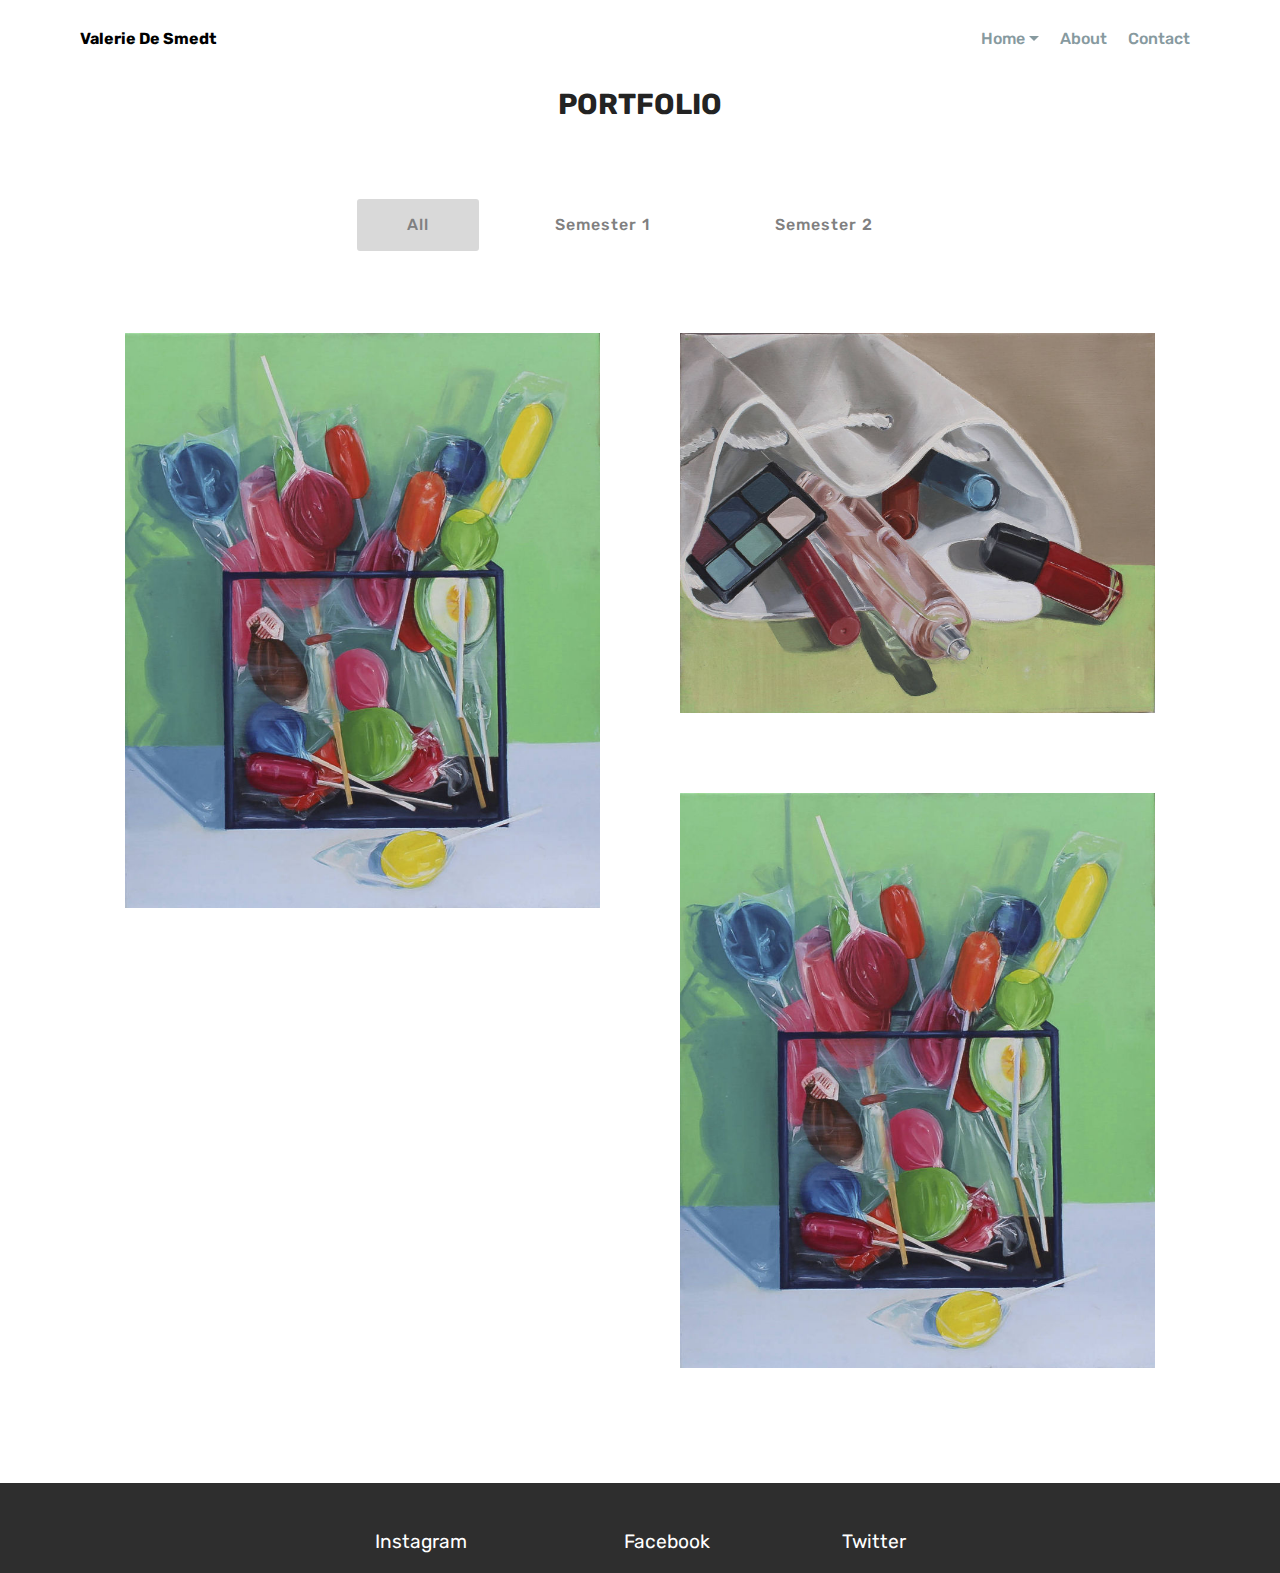
<file: index.html>
<!DOCTYPE html>
<html >
<head>
  <!-- Site made with Mobirise Website Builder v4.8.6, https://mobirise.com -->
  <meta charset="UTF-8">
  <meta http-equiv="X-UA-Compatible" content="IE=edge">
  <meta name="generator" content="Mobirise v4.8.6, mobirise.com">
  <meta name="viewport" content="width=device-width, initial-scale=1, minimum-scale=1">
  <link rel="shortcut icon" href="assets/images/logo2.png" type="image/x-icon">
  <meta name="description" content="">
  <title>Home</title>
  <link rel="stylesheet" href="assets/web/assets/mobirise-icons/mobirise-icons.css">
  <link rel="stylesheet" href="assets/tether/tether.min.css">
  <link rel="stylesheet" href="assets/bootstrap/css/bootstrap.min.css">
  <link rel="stylesheet" href="assets/bootstrap/css/bootstrap-grid.min.css">
  <link rel="stylesheet" href="assets/bootstrap/css/bootstrap-reboot.min.css">
  <link rel="stylesheet" href="assets/dropdown/css/style.css">
  <link rel="stylesheet" href="assets/socicon/css/styles.css">
  <link rel="stylesheet" href="assets/theme/css/style.css">
  <link rel="stylesheet" href="assets/gallery/style.css">
  <link rel="stylesheet" href="assets/mobirise/css/mbr-additional.css" type="text/css">
  
  
  
</head>
<body>
  <section class="menu cid-r8gkW1mnWu" once="menu" id="menu2-1c">

    

    <nav class="navbar navbar-expand beta-menu navbar-dropdown align-items-center navbar-fixed-top navbar-toggleable-sm">
        <button class="navbar-toggler navbar-toggler-right" type="button" data-toggle="collapse" data-target="#navbarSupportedContent" aria-controls="navbarSupportedContent" aria-expanded="false" aria-label="Toggle navigation">
            <div class="hamburger">
                <span></span>
                <span></span>
                <span></span>
                <span></span>
            </div>
        </button>
        <div class="menu-logo">
            <div class="navbar-brand">
                
                <span class="navbar-caption-wrap"><a class="navbar-caption text-black display-4" href="https://mobirise.co">
                        Valerie De Smedt</a></span>
            </div>
        </div>
        <div class="collapse navbar-collapse" id="navbarSupportedContent">
            <ul class="navbar-nav nav-dropdown nav-right" data-app-modern-menu="true"><li class="nav-item dropdown open"><a class="nav-link link dropdown-toggle text-warning display-4" href="index.html" data-toggle="dropdown-submenu" aria-expanded="true">
                        Home</a><div class="dropdown-menu"><a class="dropdown-item text-warning display-4" href="index.html">1e jaar bachelor<br><br></a><a class="dropdown-item text-warning display-4" href="page4.html" aria-expanded="false">2e jaar bachelor<br><br></a></div></li>
                <li class="nav-item">
                    <a class="nav-link link text-warning display-4" href="page3.html">
                        About</a>
                </li><li class="nav-item">
                    <a class="nav-link link text-warning display-4" href="page2.html">
                        Contact</a>
                </li></ul>
            
        </div>
    </nav>
</section>

<section class="engine"><a href="https://mobirise.info/n">simple web templates</a></section><section class="mbr-section content4 cid-r90w19c3AV" id="content4-1p">

    

    <div class="container">
        <div class="media-container-row">
            <div class="title col-12 col-md-8">
                <h2 class="align-center pb-3 mbr-fonts-style display-1"><strong>
                    PORTFOLIO</strong><br></h2>
                
                
            </div>
        </div>
    </div>
</section>

<section class="mbr-gallery mbr-slider-carousel cid-r90qYM8Tb3" id="gallery2-1l">

    

    <div class="container">
        <div><!-- Filter --><div class="mbr-gallery-filter container gallery-filter-active"><ul buttons="0"><li class="mbr-gallery-filter-all"><a class="btn btn-md btn-primary active display-4" href="">All</a></li></ul></div><!-- Gallery --><div class="mbr-gallery-row"><div class="mbr-gallery-layout-default"><div><div><div class="mbr-gallery-item mbr-gallery-item--p5" data-video-url="false" data-tags="Semester 1"><div href="#lb-gallery2-1l" data-slide-to="0" data-toggle="modal"><img src="assets/images/img-8442-930x1127-800x969.jpg" alt="" title=""><span class="icon-focus"></span></div></div><div class="mbr-gallery-item mbr-gallery-item--p5" data-video-url="false" data-tags="Semester 2"><div href="#lb-gallery2-1l" data-slide-to="1" data-toggle="modal"><img src="assets/images/img-8440-1745x1396-800x640.jpg" alt="" title=""><span class="icon-focus"></span></div></div><div class="mbr-gallery-item mbr-gallery-item--p5" data-video-url="false" data-tags="Semester 1"><div href="#lb-gallery2-1l" data-slide-to="2" data-toggle="modal"><img src="assets/images/img-8442-930x1127-800x969.jpg" alt="" title=""><span class="icon-focus"></span></div></div></div></div><div class="clearfix"></div></div></div><!-- Lightbox --><div data-app-prevent-settings="" class="mbr-slider modal fade carousel slide" tabindex="-1" data-keyboard="true" data-interval="false" id="lb-gallery2-1l"><div class="modal-dialog"><div class="modal-content"><div class="modal-body"><div class="carousel-inner"><div class="carousel-item"><img src="assets/images/img-8442-930x1127.jpg" alt="" title=""></div><div class="carousel-item"><img src="assets/images/img-8440-1745x1396.jpg" alt="" title=""></div><div class="carousel-item active"><img src="assets/images/img-8442-930x1127.jpg" alt="" title=""></div></div><a class="carousel-control carousel-control-prev" role="button" data-slide="prev" href="#lb-gallery2-1l"><span class="mbri-left mbr-iconfont" aria-hidden="true"></span><span class="sr-only">Previous</span></a><a class="carousel-control carousel-control-next" role="button" data-slide="next" href="#lb-gallery2-1l"><span class="mbri-right mbr-iconfont" aria-hidden="true"></span><span class="sr-only">Next</span></a><a class="close" href="#" role="button" data-dismiss="modal"><span class="sr-only">Close</span></a></div></div></div></div></div>
    </div>

</section>

<section once="" class="cid-r96LffhPC4" id="footer7-1z">

    

    

    <div class="container">
        <div class="media-container-row align-center mbr-white">
            <div class="row row-links">
                <ul class="foot-menu">
                    
                    
                    
                    
                    
                <li class="foot-menu-item mbr-fonts-style display-7"><p><strong><a href="https://www.instagram.com/valeriedesmedt/">Instagram &nbsp; &nbsp; &nbsp; &nbsp; &nbsp; &nbsp; &nbsp;</a></strong>&nbsp;&nbsp;&nbsp;&nbsp;<strong><a href="https://www.instagram.com/valeriedesmedt/"> &nbsp; &nbsp; &nbsp;&nbsp;</a></strong></p></li><li class="foot-menu-item mbr-fonts-style display-7"><p><strong><a href="https://www.facebook.com/valerie.desmedt.9">Facebook&nbsp;&nbsp;&nbsp;&nbsp;&nbsp;&nbsp;&nbsp;&nbsp;&nbsp;&nbsp;&nbsp;&nbsp;&nbsp;&nbsp;&nbsp;&nbsp;</a></strong></p></li><li class="foot-menu-item mbr-fonts-style display-7"><p>&nbsp;&nbsp;&nbsp;&nbsp;<strong><a href="https://twitter.com/Valerie59926908">Twitter</a></strong></p></li></ul>
            </div>
            
            <div class="row row-copirayt">
                <p class="mbr-text mb-0 mbr-fonts-style mbr-white align-center display-7"></p>
            </div>
        </div>
    </div>
</section>


  <script src="assets/web/assets/jquery/jquery.min.js"></script>
  <script src="assets/popper/popper.min.js"></script>
  <script src="assets/tether/tether.min.js"></script>
  <script src="assets/bootstrap/js/bootstrap.min.js"></script>
  <script src="assets/smoothscroll/smooth-scroll.js"></script>
  <script src="assets/dropdown/js/script.min.js"></script>
  <script src="assets/masonry/masonry.pkgd.min.js"></script>
  <script src="assets/imagesloaded/imagesloaded.pkgd.min.js"></script>
  <script src="assets/bootstrapcarouselswipe/bootstrap-carousel-swipe.js"></script>
  <script src="assets/vimeoplayer/jquery.mb.vimeo_player.js"></script>
  <script src="assets/touchswipe/jquery.touch-swipe.min.js"></script>
  <script src="assets/theme/js/script.js"></script>
  <script src="assets/gallery/player.min.js"></script>
  <script src="assets/gallery/script.js"></script>
  <script src="assets/slidervideo/script.js"></script>
  
  
 <div id="scrollToTop" class="scrollToTop mbr-arrow-up"><a style="text-align: center;"><i></i></a></div>
  </body>
</html>
</file>
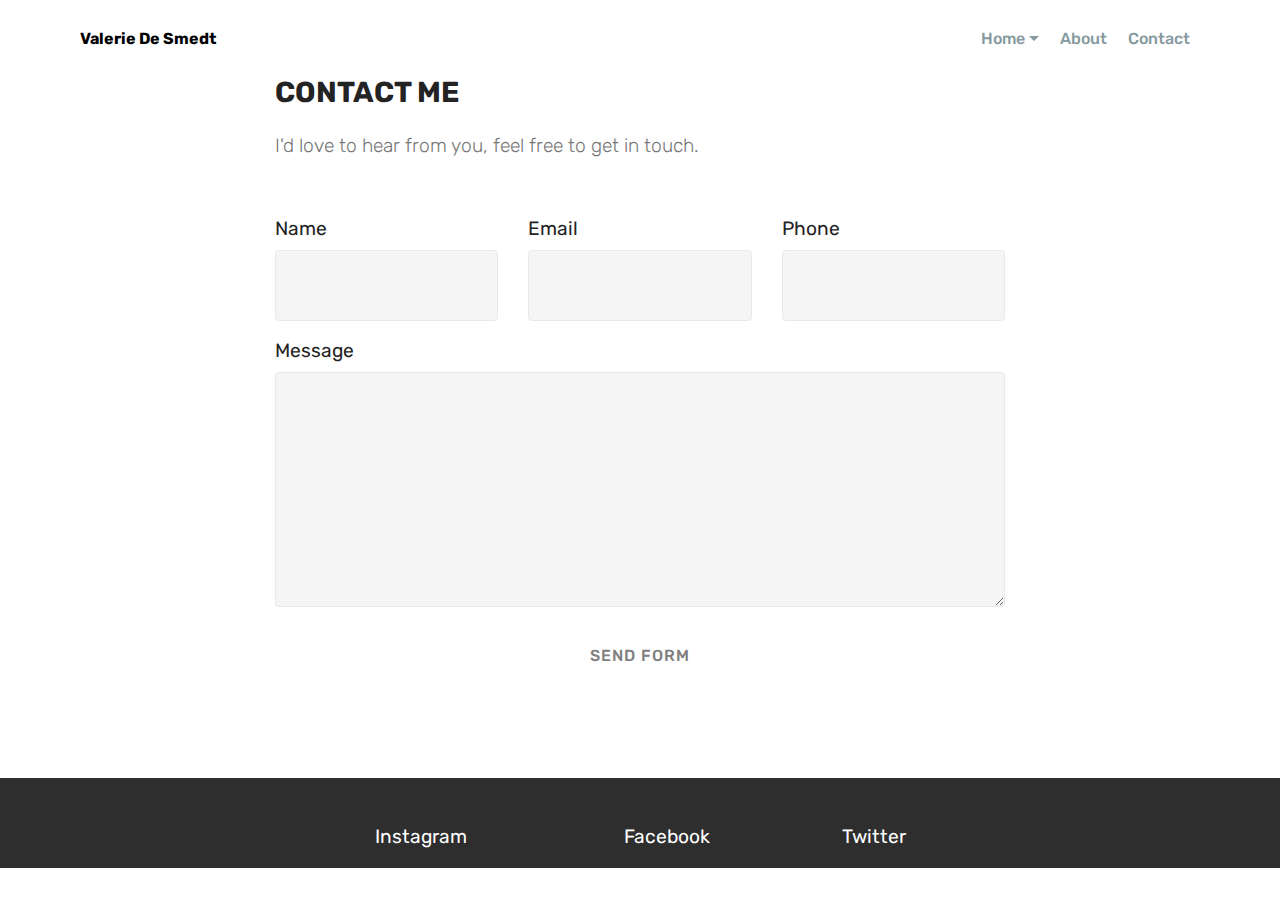
<file: page2.html>
<!DOCTYPE html>
<html >
<head>
  <!-- Site made with Mobirise Website Builder v4.8.6, https://mobirise.com -->
  <meta charset="UTF-8">
  <meta http-equiv="X-UA-Compatible" content="IE=edge">
  <meta name="generator" content="Mobirise v4.8.6, mobirise.com">
  <meta name="viewport" content="width=device-width, initial-scale=1, minimum-scale=1">
  <link rel="shortcut icon" href="assets/images/logo2.png" type="image/x-icon">
  <meta name="description" content="Web Page Builder Description">
  <title>Page 4 : contact</title>
  <link rel="stylesheet" href="assets/web/assets/mobirise-icons/mobirise-icons.css">
  <link rel="stylesheet" href="assets/tether/tether.min.css">
  <link rel="stylesheet" href="assets/bootstrap/css/bootstrap.min.css">
  <link rel="stylesheet" href="assets/bootstrap/css/bootstrap-grid.min.css">
  <link rel="stylesheet" href="assets/bootstrap/css/bootstrap-reboot.min.css">
  <link rel="stylesheet" href="assets/dropdown/css/style.css">
  <link rel="stylesheet" href="assets/socicon/css/styles.css">
  <link rel="stylesheet" href="assets/theme/css/style.css">
  <link rel="stylesheet" href="assets/mobirise/css/mbr-additional.css" type="text/css">
  
  
  
</head>
<body>
  <section class="menu cid-r8ggDBLHlf" once="menu" id="menu2-u">

    

    <nav class="navbar navbar-expand beta-menu navbar-dropdown align-items-center navbar-toggleable-sm">
        <button class="navbar-toggler navbar-toggler-right" type="button" data-toggle="collapse" data-target="#navbarSupportedContent" aria-controls="navbarSupportedContent" aria-expanded="false" aria-label="Toggle navigation">
            <div class="hamburger">
                <span></span>
                <span></span>
                <span></span>
                <span></span>
            </div>
        </button>
        <div class="menu-logo">
            <div class="navbar-brand">
                
                <span class="navbar-caption-wrap"><a class="navbar-caption text-black display-4" href="https://mobirise.co">
                        Valerie De Smedt</a></span>
            </div>
        </div>
        <div class="collapse navbar-collapse" id="navbarSupportedContent">
            <ul class="navbar-nav nav-dropdown nav-right" data-app-modern-menu="true"><li class="nav-item dropdown"><a class="nav-link link dropdown-toggle text-warning display-4" href="index.html" data-toggle="dropdown-submenu" aria-expanded="false">
                        Home</a><div class="dropdown-menu"><a class="dropdown-item text-warning display-4" href="index.html">1e jaar bachelor<br><br></a><a class="dropdown-item text-warning display-4" href="page4.html" aria-expanded="false">2e jaar bachelor<br><br></a></div></li>
                <li class="nav-item">
                    <a class="nav-link link text-warning display-4" href="page3.html">
                        About</a>
                </li><li class="nav-item">
                    <a class="nav-link link text-warning display-4" href="page2.html">
                        Contact</a>
                </li></ul>
            
        </div>
    </nav>
</section>

<section class="engine"><a href="https://mobirise.info/k">how to develop free website</a></section><section class="mbr-section form1 cid-r8gkoNZxWK" id="form1-1a">

    

    
    <div class="container">
        <div class="row justify-content-center">
            <div class="title col-12 col-lg-8">
                <h2 class="mbr-section-title align-center pb-3 mbr-fonts-style display-1"><strong>
                    CONTACT ME</strong></h2>
                <h3 class="mbr-section-subtitle align-center mbr-light pb-3 mbr-fonts-style display-7">
                    I'd love to hear from you, feel free to get in touch.&nbsp;</h3>
            </div>
        </div>
    </div>
    <div class="container">
        <div class="row justify-content-center">
            <div class="media-container-column col-lg-8" data-form-type="formoid">
                    <div data-form-alert="" hidden="">Thanks for filling out the form!</div>
            
                    <form class="mbr-form" action="https://mobirise.com/" method="post" data-form-title="Mobirise Form"><input type="hidden" name="email" data-form-email="true" value="KyQOSQrSNDVdLf2PvT3WinHbvH6FMKavDxBgAbGWtMn5daTpX+Wxux9j9ypIR7Kpk39T/3nLdx7uEu4qIFZFmQp0QeodF3/6ZD7pFtq1rLfbDUCoNjK3ZuRKTANJXMWn">
                        <div class="row row-sm-offset">
                            <div class="col-md-4 multi-horizontal" data-for="name">
                                <div class="form-group">
                                    <label class="form-control-label mbr-fonts-style display-7" for="name-form1-1a">Name</label>
                                    <input type="text" class="form-control" name="name" data-form-field="Name" required="" id="name-form1-1a">
                                </div>
                            </div>
                            <div class="col-md-4 multi-horizontal" data-for="email">
                                <div class="form-group">
                                    <label class="form-control-label mbr-fonts-style display-7" for="email-form1-1a">Email</label>
                                    <input type="email" class="form-control" name="email" data-form-field="Email" required="" id="email-form1-1a">
                                </div>
                            </div>
                            <div class="col-md-4 multi-horizontal" data-for="phone">
                                <div class="form-group">
                                    <label class="form-control-label mbr-fonts-style display-7" for="phone-form1-1a">Phone</label>
                                    <input type="tel" class="form-control" name="phone" data-form-field="Phone" id="phone-form1-1a">
                                </div>
                            </div>
                        </div>
                        <div class="form-group" data-for="message">
                            <label class="form-control-label mbr-fonts-style display-7" for="message-form1-1a">Message</label>
                            <textarea type="text" class="form-control" name="message" rows="7" data-form-field="Message" id="message-form1-1a"></textarea>
                        </div>
            
                        <span class="input-group-btn"><button href="" type="submit" class="btn btn-primary btn-form display-4">SEND FORM</button></span>
                    </form>
            </div>
        </div>
    </div>
</section>

<section once="" class="cid-r96ETNo1hw" id="footer7-1r">

    

    

    <div class="container">
        <div class="media-container-row align-center mbr-white">
            <div class="row row-links">
                <ul class="foot-menu">
                    
                    
                    
                    
                    
                <li class="foot-menu-item mbr-fonts-style display-7"><p><strong><a href="https://www.instagram.com/valeriedesmedt/">Instagram &nbsp; &nbsp; &nbsp; &nbsp; &nbsp; &nbsp; &nbsp;</a></strong>&nbsp;&nbsp;&nbsp;&nbsp;<strong><a href="https://www.instagram.com/valeriedesmedt/"> &nbsp; &nbsp; &nbsp;&nbsp;</a></strong></p></li><li class="foot-menu-item mbr-fonts-style display-7"><p><strong><a href="https://www.facebook.com/valerie.desmedt.9">Facebook&nbsp;&nbsp;&nbsp;&nbsp;&nbsp;&nbsp;&nbsp;&nbsp;&nbsp;&nbsp;&nbsp;&nbsp;&nbsp;&nbsp;&nbsp;&nbsp;</a></strong></p></li><li class="foot-menu-item mbr-fonts-style display-7"><p>&nbsp;&nbsp;&nbsp;&nbsp;<strong><a href="https://twitter.com/Valerie59926908">Twitter</a></strong></p></li></ul>
            </div>
            
            <div class="row row-copirayt">
                <p class="mbr-text mb-0 mbr-fonts-style mbr-white align-center display-7"></p>
            </div>
        </div>
    </div>
</section>


  <script src="assets/web/assets/jquery/jquery.min.js"></script>
  <script src="assets/popper/popper.min.js"></script>
  <script src="assets/tether/tether.min.js"></script>
  <script src="assets/bootstrap/js/bootstrap.min.js"></script>
  <script src="assets/smoothscroll/smooth-scroll.js"></script>
  <script src="assets/dropdown/js/script.min.js"></script>
  <script src="assets/touchswipe/jquery.touch-swipe.min.js"></script>
  <script src="assets/theme/js/script.js"></script>
  <script src="assets/formoid/formoid.min.js"></script>
  
  
 <div id="scrollToTop" class="scrollToTop mbr-arrow-up"><a style="text-align: center;"><i></i></a></div>
  </body>
</html>
</file>
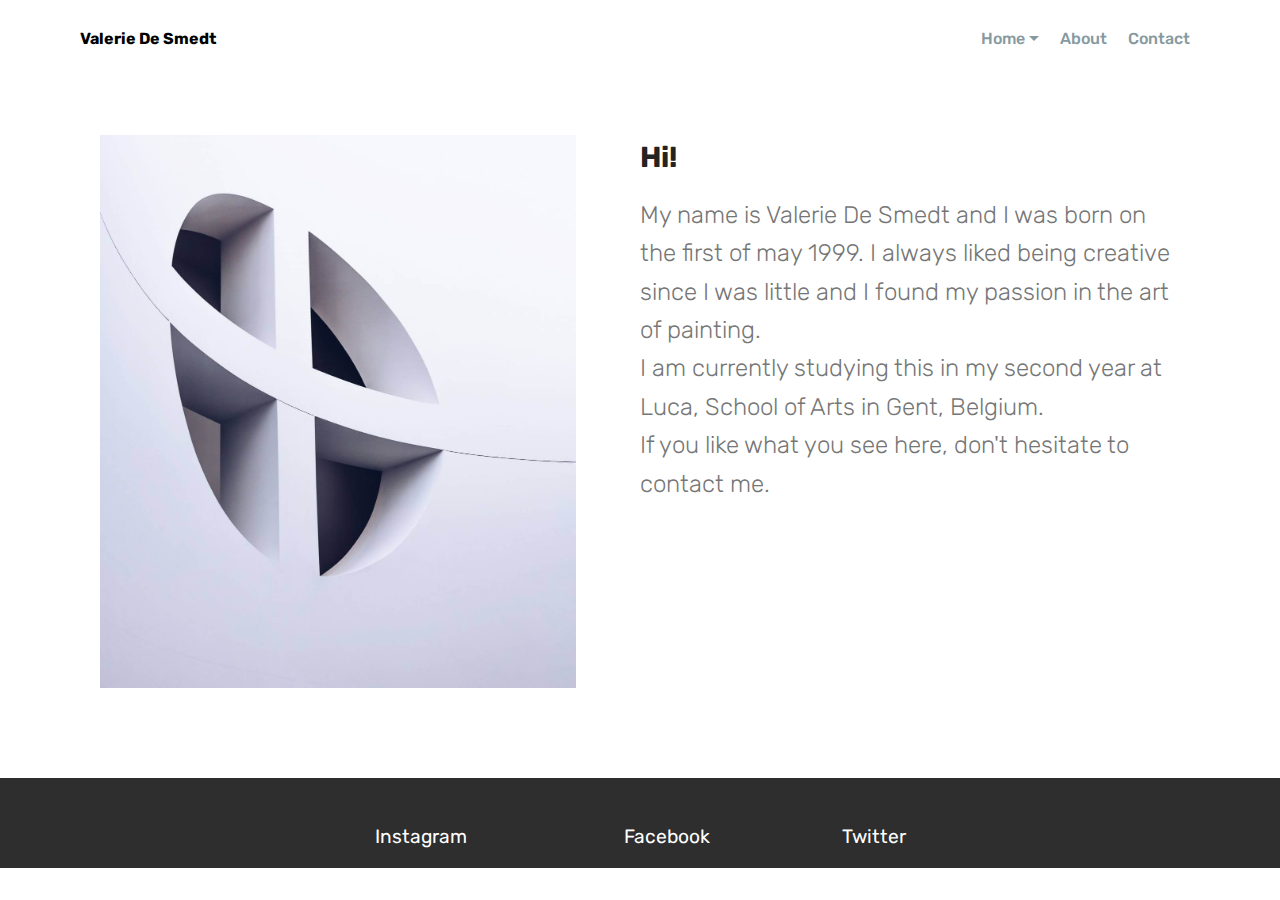
<file: page3.html>
<!DOCTYPE html>
<html >
<head>
  <!-- Site made with Mobirise Website Builder v4.8.6, https://mobirise.com -->
  <meta charset="UTF-8">
  <meta http-equiv="X-UA-Compatible" content="IE=edge">
  <meta name="generator" content="Mobirise v4.8.6, mobirise.com">
  <meta name="viewport" content="width=device-width, initial-scale=1, minimum-scale=1">
  <link rel="shortcut icon" href="assets/images/logo2.png" type="image/x-icon">
  <meta name="description" content="Web Page Creator Description">
  <title>page 3: about</title>
  <link rel="stylesheet" href="assets/web/assets/mobirise-icons/mobirise-icons.css">
  <link rel="stylesheet" href="assets/tether/tether.min.css">
  <link rel="stylesheet" href="assets/bootstrap/css/bootstrap.min.css">
  <link rel="stylesheet" href="assets/bootstrap/css/bootstrap-grid.min.css">
  <link rel="stylesheet" href="assets/bootstrap/css/bootstrap-reboot.min.css">
  <link rel="stylesheet" href="assets/dropdown/css/style.css">
  <link rel="stylesheet" href="assets/socicon/css/styles.css">
  <link rel="stylesheet" href="assets/theme/css/style.css">
  <link rel="stylesheet" href="assets/mobirise/css/mbr-additional.css" type="text/css">
  
  
  
</head>
<body>
  <section class="menu cid-r8gkW1mnWu" once="menu" id="menu2-1o">

    

    <nav class="navbar navbar-expand beta-menu navbar-dropdown align-items-center navbar-fixed-top navbar-toggleable-sm">
        <button class="navbar-toggler navbar-toggler-right" type="button" data-toggle="collapse" data-target="#navbarSupportedContent" aria-controls="navbarSupportedContent" aria-expanded="false" aria-label="Toggle navigation">
            <div class="hamburger">
                <span></span>
                <span></span>
                <span></span>
                <span></span>
            </div>
        </button>
        <div class="menu-logo">
            <div class="navbar-brand">
                
                <span class="navbar-caption-wrap"><a class="navbar-caption text-black display-4" href="https://mobirise.co">
                        Valerie De Smedt</a></span>
            </div>
        </div>
        <div class="collapse navbar-collapse" id="navbarSupportedContent">
            <ul class="navbar-nav nav-dropdown nav-right" data-app-modern-menu="true"><li class="nav-item dropdown open"><a class="nav-link link dropdown-toggle text-warning display-4" href="index.html" data-toggle="dropdown-submenu" aria-expanded="true">
                        Home</a><div class="dropdown-menu"><a class="dropdown-item text-warning display-4" href="index.html">1e jaar bachelor<br><br></a><a class="dropdown-item text-warning display-4" href="page4.html" aria-expanded="false">2e jaar bachelor<br><br></a></div></li>
                <li class="nav-item">
                    <a class="nav-link link text-warning display-4" href="page3.html">
                        About</a>
                </li><li class="nav-item">
                    <a class="nav-link link text-warning display-4" href="page2.html">
                        Contact</a>
                </li></ul>
            
        </div>
    </nav>
</section>

<section class="engine"><a href="https://mobirise.info/e">make your own site for free</a></section><section class="features11 cid-r96H4qPHzZ" id="features11-1t">

    

    

    <div class="container">   
        <div class="col-md-12">
            <div class="media-container-row">
                <div class="mbr-figure" style="width: 50%;">
                    <img src="assets/images/05.jpg" alt="Mobirise">
                </div>
                <div class=" align-left aside-content">
                    <h2 class="mbr-title pt-2 mbr-fonts-style display-1"><strong>Hi!</strong></h2>
                    <div class="mbr-section-text">
                        <p class="mbr-text mb-5 pt-3 mbr-light mbr-fonts-style display-5">My name is Valerie De Smedt and I was born on the first of may 1999. I always liked being creative since I was little and I found my passion in the art of painting. <br>I am currently studying this in my second year at Luca, School of Arts in Gent, Belgium.&nbsp;<br>If you like what you see here, don't hesitate to contact me.&nbsp;<br><br><br></p>
                    </div>

                    
                </div>
            </div>
        </div> 
    </div>          
</section>

<section once="" class="cid-r96HA5J85A" id="footer7-1u">

    

    

    <div class="container">
        <div class="media-container-row align-center mbr-white">
            <div class="row row-links">
                <ul class="foot-menu">
                    
                    
                    
                    
                    
                <li class="foot-menu-item mbr-fonts-style display-7"><p><strong><a href="https://www.instagram.com/valeriedesmedt/">Instagram &nbsp; &nbsp; &nbsp; &nbsp; &nbsp; &nbsp; &nbsp;</a></strong>&nbsp;&nbsp;&nbsp;&nbsp;<strong><a href="https://www.instagram.com/valeriedesmedt/"> &nbsp; &nbsp; &nbsp;&nbsp;</a></strong></p></li><li class="foot-menu-item mbr-fonts-style display-7"><p><strong><a href="https://www.facebook.com/valerie.desmedt.9">Facebook&nbsp;&nbsp;&nbsp;&nbsp;&nbsp;&nbsp;&nbsp;&nbsp;&nbsp;&nbsp;&nbsp;&nbsp;&nbsp;&nbsp;&nbsp;&nbsp;</a></strong></p></li><li class="foot-menu-item mbr-fonts-style display-7"><p>&nbsp;&nbsp;&nbsp;&nbsp;<strong><a href="https://twitter.com/Valerie59926908">Twitter</a></strong></p></li></ul>
            </div>
            
            <div class="row row-copirayt">
                <p class="mbr-text mb-0 mbr-fonts-style mbr-white align-center display-7"></p>
            </div>
        </div>
    </div>
</section>


  <script src="assets/web/assets/jquery/jquery.min.js"></script>
  <script src="assets/popper/popper.min.js"></script>
  <script src="assets/tether/tether.min.js"></script>
  <script src="assets/bootstrap/js/bootstrap.min.js"></script>
  <script src="assets/smoothscroll/smooth-scroll.js"></script>
  <script src="assets/dropdown/js/script.min.js"></script>
  <script src="assets/touchswipe/jquery.touch-swipe.min.js"></script>
  <script src="assets/theme/js/script.js"></script>
  
  
 <div id="scrollToTop" class="scrollToTop mbr-arrow-up"><a style="text-align: center;"><i></i></a></div>
  </body>
</html>
</file>
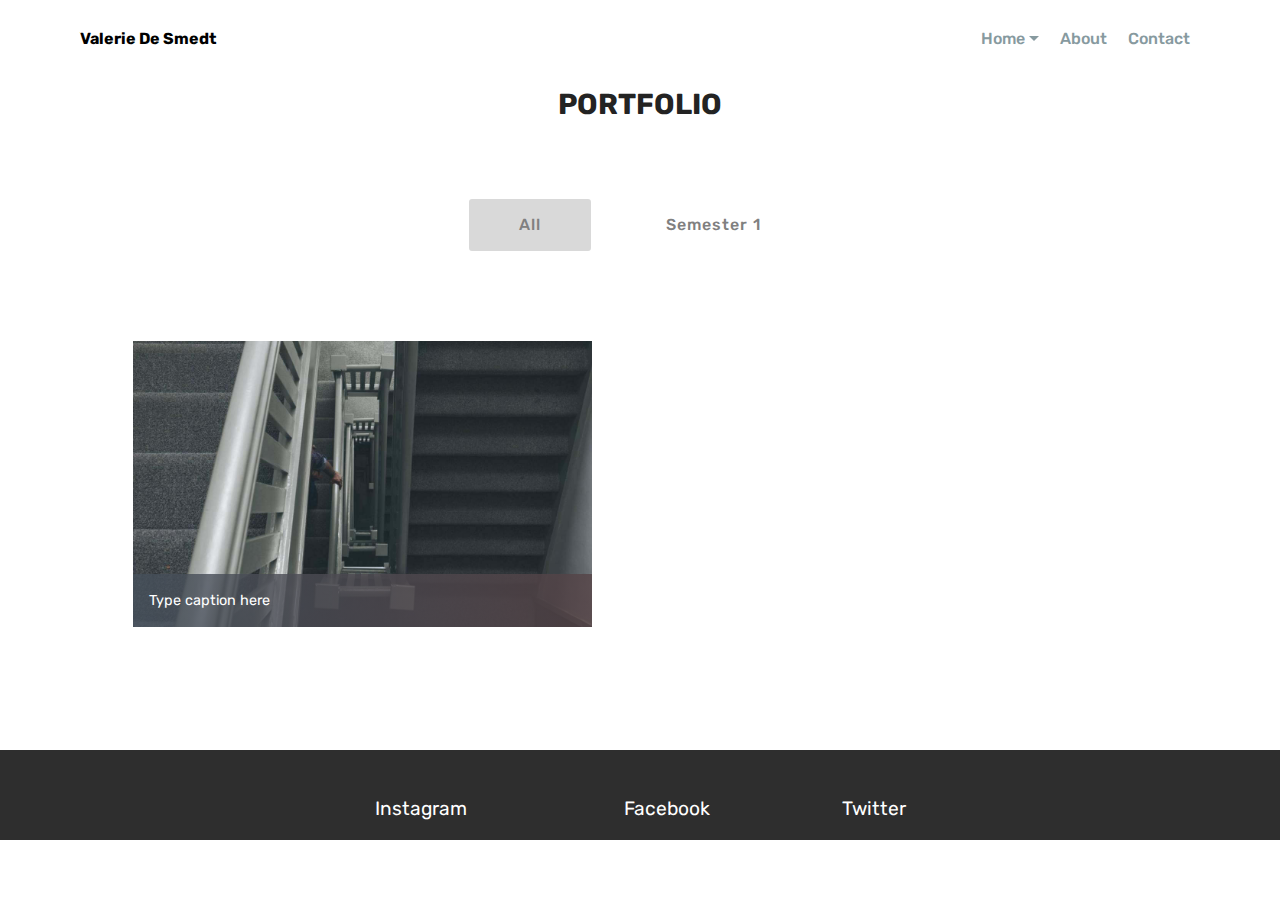
<file: page4.html>
<!DOCTYPE html>
<html >
<head>
  <!-- Site made with Mobirise Website Builder v4.8.6, https://mobirise.com -->
  <meta charset="UTF-8">
  <meta http-equiv="X-UA-Compatible" content="IE=edge">
  <meta name="generator" content="Mobirise v4.8.6, mobirise.com">
  <meta name="viewport" content="width=device-width, initial-scale=1, minimum-scale=1">
  <link rel="shortcut icon" href="assets/images/logo2.png" type="image/x-icon">
  <meta name="description" content="Web Page Builder Description">
  <title>Page 2: 2e jaar bachelor</title>
  <link rel="stylesheet" href="assets/web/assets/mobirise-icons/mobirise-icons.css">
  <link rel="stylesheet" href="assets/tether/tether.min.css">
  <link rel="stylesheet" href="assets/bootstrap/css/bootstrap.min.css">
  <link rel="stylesheet" href="assets/bootstrap/css/bootstrap-grid.min.css">
  <link rel="stylesheet" href="assets/bootstrap/css/bootstrap-reboot.min.css">
  <link rel="stylesheet" href="assets/dropdown/css/style.css">
  <link rel="stylesheet" href="assets/socicon/css/styles.css">
  <link rel="stylesheet" href="assets/theme/css/style.css">
  <link rel="stylesheet" href="assets/gallery/style.css">
  <link rel="stylesheet" href="assets/mobirise/css/mbr-additional.css" type="text/css">
  
  
  
</head>
<body>
  <section class="menu cid-r8gkW1mnWu" once="menu" id="menu2-1n">

    

    <nav class="navbar navbar-expand beta-menu navbar-dropdown align-items-center navbar-fixed-top navbar-toggleable-sm">
        <button class="navbar-toggler navbar-toggler-right" type="button" data-toggle="collapse" data-target="#navbarSupportedContent" aria-controls="navbarSupportedContent" aria-expanded="false" aria-label="Toggle navigation">
            <div class="hamburger">
                <span></span>
                <span></span>
                <span></span>
                <span></span>
            </div>
        </button>
        <div class="menu-logo">
            <div class="navbar-brand">
                
                <span class="navbar-caption-wrap"><a class="navbar-caption text-black display-4" href="https://mobirise.co">
                        Valerie De Smedt</a></span>
            </div>
        </div>
        <div class="collapse navbar-collapse" id="navbarSupportedContent">
            <ul class="navbar-nav nav-dropdown nav-right" data-app-modern-menu="true"><li class="nav-item dropdown open"><a class="nav-link link dropdown-toggle text-warning display-4" href="index.html" data-toggle="dropdown-submenu" aria-expanded="true">
                        Home</a><div class="dropdown-menu"><a class="dropdown-item text-warning display-4" href="index.html">1e jaar bachelor<br><br></a><a class="dropdown-item text-warning display-4" href="page4.html" aria-expanded="false">2e jaar bachelor<br><br></a></div></li>
                <li class="nav-item">
                    <a class="nav-link link text-warning display-4" href="page3.html">
                        About</a>
                </li><li class="nav-item">
                    <a class="nav-link link text-warning display-4" href="page2.html">
                        Contact</a>
                </li></ul>
            
        </div>
    </nav>
</section>

<section class="engine"><a href="https://mobirise.info/v">free html templates</a></section><section class="mbr-section content4 cid-r96IBYDFAg" id="content4-1x">

    

    <div class="container">
        <div class="media-container-row">
            <div class="title col-12 col-md-8">
                <h2 class="align-center pb-3 mbr-fonts-style display-1"><strong>
                    PORTFOLIO</strong><br></h2>
                
                
            </div>
        </div>
    </div>
</section>

<section class="mbr-gallery mbr-slider-carousel cid-r96IlPFyzk" id="gallery2-1v">

    

    <div class="container">
        <div><!-- Filter --><div class="mbr-gallery-filter container gallery-filter-active"><ul buttons="0"><li class="mbr-gallery-filter-all"><a class="btn btn-md btn-white active display-4" href="">All</a></li></ul></div><!-- Gallery --><div class="mbr-gallery-row"><div class="mbr-gallery-layout-default"><div><div><div class="mbr-gallery-item mbr-gallery-item--p6" data-video-url="false" data-tags="Semester 1"><div href="#lb-gallery2-1v" data-slide-to="0" data-toggle="modal"><img src="assets/images/gallery07.jpg" alt="" title=""><span class="icon-focus"></span><span class="mbr-gallery-title mbr-fonts-style display-7">Type caption here</span></div></div></div></div><div class="clearfix"></div></div></div><!-- Lightbox --><div data-app-prevent-settings="" class="mbr-slider modal fade carousel slide" tabindex="-1" data-keyboard="true" data-interval="false" id="lb-gallery2-1v"><div class="modal-dialog"><div class="modal-content"><div class="modal-body"><div class="carousel-inner"><div class="carousel-item"><img src="assets/images/gallery07.jpg" alt="" title=""></div></div><a class="carousel-control carousel-control-prev" role="button" data-slide="prev" href="#lb-gallery2-1v"><span class="mbri-left mbr-iconfont" aria-hidden="true"></span><span class="sr-only">Previous</span></a><a class="carousel-control carousel-control-next" role="button" data-slide="next" href="#lb-gallery2-1v"><span class="mbri-right mbr-iconfont" aria-hidden="true"></span><span class="sr-only">Next</span></a><a class="close" href="#" role="button" data-dismiss="modal"><span class="sr-only">Close</span></a></div></div></div></div></div>
    </div>

</section>

<section once="" class="cid-r96KSA8haw" id="footer7-1y">

    

    

    <div class="container">
        <div class="media-container-row align-center mbr-white">
            <div class="row row-links">
                <ul class="foot-menu">
                    
                    
                    
                    
                    
                <li class="foot-menu-item mbr-fonts-style display-7"><p><strong><a href="https://www.instagram.com/valeriedesmedt/">Instagram &nbsp; &nbsp; &nbsp; &nbsp; &nbsp; &nbsp; &nbsp;</a></strong>&nbsp;&nbsp;&nbsp;&nbsp;<strong><a href="https://www.instagram.com/valeriedesmedt/"> &nbsp; &nbsp; &nbsp;&nbsp;</a></strong></p></li><li class="foot-menu-item mbr-fonts-style display-7"><p><strong><a href="https://www.facebook.com/valerie.desmedt.9">Facebook&nbsp;&nbsp;&nbsp;&nbsp;&nbsp;&nbsp;&nbsp;&nbsp;&nbsp;&nbsp;&nbsp;&nbsp;&nbsp;&nbsp;&nbsp;&nbsp;</a></strong></p></li><li class="foot-menu-item mbr-fonts-style display-7"><p>&nbsp;&nbsp;&nbsp;&nbsp;<strong><a href="https://twitter.com/Valerie59926908">Twitter</a></strong></p></li></ul>
            </div>
            
            <div class="row row-copirayt">
                <p class="mbr-text mb-0 mbr-fonts-style mbr-white align-center display-7"></p>
            </div>
        </div>
    </div>
</section>


  <script src="assets/web/assets/jquery/jquery.min.js"></script>
  <script src="assets/popper/popper.min.js"></script>
  <script src="assets/tether/tether.min.js"></script>
  <script src="assets/bootstrap/js/bootstrap.min.js"></script>
  <script src="assets/smoothscroll/smooth-scroll.js"></script>
  <script src="assets/dropdown/js/script.min.js"></script>
  <script src="assets/masonry/masonry.pkgd.min.js"></script>
  <script src="assets/imagesloaded/imagesloaded.pkgd.min.js"></script>
  <script src="assets/bootstrapcarouselswipe/bootstrap-carousel-swipe.js"></script>
  <script src="assets/vimeoplayer/jquery.mb.vimeo_player.js"></script>
  <script src="assets/touchswipe/jquery.touch-swipe.min.js"></script>
  <script src="assets/theme/js/script.js"></script>
  <script src="assets/gallery/player.min.js"></script>
  <script src="assets/gallery/script.js"></script>
  <script src="assets/slidervideo/script.js"></script>
  
  
 <div id="scrollToTop" class="scrollToTop mbr-arrow-up"><a style="text-align: center;"><i></i></a></div>
  </body>
</html>
</file>
<file: assets/web/assets/mobirise-icons/mobirise-icons.css>
@font-face {
  font-family: 'MobiriseIcons';
  src:  url('mobirise-icons.eot?spat4u');
  src:  url('mobirise-icons.eot?spat4u#iefix') format('embedded-opentype'),
    url('mobirise-icons.ttf?spat4u') format('truetype'),
    url('mobirise-icons.woff?spat4u') format('woff'),
    url('mobirise-icons.svg?spat4u#MobiriseIcons') format('svg');
  font-weight: normal;
  font-style: normal;
}

[class^="mbri-"], [class*=" mbri-"] {
  /* use !important to prevent issues with browser extensions that change fonts */
  font-family: MobiriseIcons !important;
  speak: none;
  font-style: normal;
  font-weight: normal;
  font-variant: normal;
  text-transform: none;
  line-height: 1;

  /* Better Font Rendering =========== */
  -webkit-font-smoothing: antialiased;
  -moz-osx-font-smoothing: grayscale;
}

.mbri-add-submenu:before {
  content: "\e900";
}
.mbri-alert:before {
  content: "\e901";
}
.mbri-align-center:before {
  content: "\e902";
}
.mbri-align-justify:before {
  content: "\e903";
}
.mbri-align-left:before {
  content: "\e904";
}
.mbri-align-right:before {
  content: "\e905";
}
.mbri-android:before {
  content: "\e906";
}
.mbri-apple:before {
  content: "\e907";
}
.mbri-arrow-down:before {
  content: "\e908";
}
.mbri-arrow-next:before {
  content: "\e909";
}
.mbri-arrow-prev:before {
  content: "\e90a";
}
.mbri-arrow-up:before {
  content: "\e90b";
}
.mbri-bold:before {
  content: "\e90c";
}
.mbri-bookmark:before {
  content: "\e90d";
}
.mbri-bootstrap:before {
  content: "\e90e";
}
.mbri-briefcase:before {
  content: "\e90f";
}
.mbri-browse:before {
  content: "\e910";
}
.mbri-bulleted-list:before {
  content: "\e911";
}
.mbri-calendar:before {
  content: "\e912";
}
.mbri-camera:before {
  content: "\e913";
}
.mbri-cart-add:before {
  content: "\e914";
}
.mbri-cart-full:before {
  content: "\e915";
}
.mbri-cash:before {
  content: "\e916";
}
.mbri-change-style:before {
  content: "\e917";
}
.mbri-chat:before {
  content: "\e918";
}
.mbri-clock:before {
  content: "\e919";
}
.mbri-close:before {
  content: "\e91a";
}
.mbri-cloud:before {
  content: "\e91b";
}
.mbri-code:before {
  content: "\e91c";
}
.mbri-contact-form:before {
  content: "\e91d";
}
.mbri-credit-card:before {
  content: "\e91e";
}
.mbri-cursor-click:before {
  content: "\e91f";
}
.mbri-cust-feedback:before {
  content: "\e920";
}
.mbri-database:before {
  content: "\e921";
}
.mbri-delivery:before {
  content: "\e922";
}
.mbri-desktop:before {
  content: "\e923";
}
.mbri-devices:before {
  content: "\e924";
}
.mbri-down:before {
  content: "\e925";
}
.mbri-download:before {
  content: "\e989";
}
.mbri-drag-n-drop:before {
  content: "\e927";
}
.mbri-drag-n-drop2:before {
  content: "\e928";
}
.mbri-edit:before {
  content: "\e929";
}
.mbri-edit2:before {
  content: "\e92a";
}
.mbri-error:before {
  content: "\e92b";
}
.mbri-extension:before {
  content: "\e92c";
}
.mbri-features:before {
  content: "\e92d";
}
.mbri-file:before {
  content: "\e92e";
}
.mbri-flag:before {
  content: "\e92f";
}
.mbri-folder:before {
  content: "\e930";
}
.mbri-gift:before {
  content: "\e931";
}
.mbri-github:before {
  content: "\e932";
}
.mbri-globe:before {
  content: "\e933";
}
.mbri-globe-2:before {
  content: "\e934";
}
.mbri-growing-chart:before {
  content: "\e935";
}
.mbri-hearth:before {
  content: "\e936";
}
.mbri-help:before {
  content: "\e937";
}
.mbri-home:before {
  content: "\e938";
}
.mbri-hot-cup:before {
  content: "\e939";
}
.mbri-idea:before {
  content: "\e93a";
}
.mbri-image-gallery:before {
  content: "\e93b";
}
.mbri-image-slider:before {
  content: "\e93c";
}
.mbri-info:before {
  content: "\e93d";
}
.mbri-italic:before {
  content: "\e93e";
}
.mbri-key:before {
  content: "\e93f";
}
.mbri-laptop:before {
  content: "\e940";
}
.mbri-layers:before {
  content: "\e941";
}
.mbri-left-right:before {
  content: "\e942";
}
.mbri-left:before {
  content: "\e943";
}
.mbri-letter:before {
  content: "\e944";
}
.mbri-like:before {
  content: "\e945";
}
.mbri-link:before {
  content: "\e946";
}
.mbri-lock:before {
  content: "\e947";
}
.mbri-login:before {
  content: "\e948";
}
.mbri-logout:before {
  content: "\e949";
}
.mbri-magic-stick:before {
  content: "\e94a";
}
.mbri-map-pin:before {
  content: "\e94b";
}
.mbri-menu:before {
  content: "\e94c";
}
.mbri-mobile:before {
  content: "\e94d";
}
.mbri-mobile2:before {
  content: "\e94e";
}
.mbri-mobirise:before {
  content: "\e94f";
}
.mbri-more-horizontal:before {
  content: "\e950";
}
.mbri-more-vertical:before {
  content: "\e951";
}
.mbri-music:before {
  content: "\e952";
}
.mbri-new-file:before {
  content: "\e953";
}
.mbri-numbered-list:before {
  content: "\e954";
}
.mbri-opened-folder:before {
  content: "\e955";
}
.mbri-pages:before {
  content: "\e956";
}
.mbri-paper-plane:before {
  content: "\e957";
}
.mbri-paperclip:before {
  content: "\e958";
}
.mbri-photo:before {
  content: "\e959";
}
.mbri-photos:before {
  content: "\e95a";
}
.mbri-pin:before {
  content: "\e95b";
}
.mbri-play:before {
  content: "\e95c";
}
.mbri-plus:before {
  content: "\e95d";
}
.mbri-preview:before {
  content: "\e95e";
}
.mbri-print:before {
  content: "\e95f";
}
.mbri-protect:before {
  content: "\e960";
}
.mbri-question:before {
  content: "\e961";
}
.mbri-quote-left:before {
  content: "\e962";
}
.mbri-quote-right:before {
  content: "\e963";
}
.mbri-refresh:before {
  content: "\e964";
}
.mbri-responsive:before {
  content: "\e965";
}
.mbri-right:before {
  content: "\e966";
}
.mbri-rocket:before {
  content: "\e967";
}
.mbri-sad-face:before {
  content: "\e968";
}
.mbri-sale:before {
  content: "\e969";
}
.mbri-save:before {
  content: "\e96a";
}
.mbri-search:before {
  content: "\e96b";
}
.mbri-setting:before {
  content: "\e96c";
}
.mbri-setting2:before {
  content: "\e96d";
}
.mbri-setting3:before {
  content: "\e96e";
}
.mbri-share:before {
  content: "\e96f";
}
.mbri-shopping-bag:before {
  content: "\e970";
}
.mbri-shopping-basket:before {
  content: "\e971";
}
.mbri-shopping-cart:before {
  content: "\e972";
}
.mbri-sites:before {
  content: "\e973";
}
.mbri-smile-face:before {
  content: "\e974";
}
.mbri-speed:before {
  content: "\e975";
}
.mbri-star:before {
  content: "\e976";
}
.mbri-success:before {
  content: "\e977";
}
.mbri-sun:before {
  content: "\e978";
}
.mbri-sun2:before {
  content: "\e979";
}
.mbri-tablet:before {
  content: "\e97a";
}
.mbri-tablet-vertical:before {
  content: "\e97b";
}
.mbri-target:before {
  content: "\e97c";
}
.mbri-timer:before {
  content: "\e97d";
}
.mbri-to-ftp:before {
  content: "\e97e";
}
.mbri-to-local-drive:before {
  content: "\e97f";
}
.mbri-touch-swipe:before {
  content: "\e980";
}
.mbri-touch:before {
  content: "\e981";
}
.mbri-trash:before {
  content: "\e982";
}
.mbri-underline:before {
  content: "\e983";
}
.mbri-unlink:before {
  content: "\e984";
}
.mbri-unlock:before {
  content: "\e985";
}
.mbri-up-down:before {
  content: "\e986";
}
.mbri-up:before {
  content: "\e987";
}
.mbri-update:before {
  content: "\e988";
}
.mbri-upload:before {
 content: "\e926"; 
}
.mbri-user:before {
  content: "\e98a";
}
.mbri-user2:before {
  content: "\e98b";
}
.mbri-users:before {
  content: "\e98c";
}
.mbri-video:before {
  content: "\e98d";
}
.mbri-video-play:before {
  content: "\e98e";
}
.mbri-watch:before {
  content: "\e98f";
}
.mbri-website-theme:before {
  content: "\e990";
}
.mbri-wifi:before {
  content: "\e991";
}
.mbri-windows:before {
  content: "\e992";
}
.mbri-zoom-out:before {
  content: "\e993";
}
.mbri-redo:before {
  content: "\e994";
}
.mbri-undo:before {
  content: "\e995";
}
</file>
<file: assets/dropdown/css/style.css>
.navbar-dropdown {
  left: 0;
  padding: 0;
  position: absolute;
  right: 0;
  top: 0;
  transition: all 0.45s ease;
  z-index: 1030;
  background: #282828; }
  .navbar-dropdown .navbar-logo {
    margin-right: 0.8rem;
    transition: margin 0.3s ease-in-out;
    vertical-align: middle; }
    .navbar-dropdown .navbar-logo img {
      height: 3.125rem;
      transition: all 0.3s ease-in-out; }
    .navbar-dropdown .navbar-logo.mbr-iconfont {
      font-size: 3.125rem;
      line-height: 3.125rem; }
  .navbar-dropdown .navbar-caption {
    font-weight: 700;
    white-space: normal;
    vertical-align: -4px;
    line-height: 3.125rem !important; }
    .navbar-dropdown .navbar-caption, .navbar-dropdown .navbar-caption:hover {
      color: inherit;
      text-decoration: none; }
  .navbar-dropdown .mbr-iconfont + .navbar-caption {
    vertical-align: -1px; }
  .navbar-dropdown.navbar-fixed-top {
    position: fixed; }
  .navbar-dropdown .navbar-brand span {
    vertical-align: -4px; }
  .navbar-dropdown.bg-color.transparent {
    background: none; }
  .navbar-dropdown.navbar-short .navbar-brand {
    padding: 0.625rem 0; }
    .navbar-dropdown.navbar-short .navbar-brand span {
      vertical-align: -1px; }
  .navbar-dropdown.navbar-short .navbar-caption {
    line-height: 2.375rem !important;
    vertical-align: -2px; }
  .navbar-dropdown.navbar-short .navbar-logo {
    margin-right: 0.5rem; }
    .navbar-dropdown.navbar-short .navbar-logo img {
      height: 2.375rem; }
    .navbar-dropdown.navbar-short .navbar-logo.mbr-iconfont {
      font-size: 2.375rem;
      line-height: 2.375rem; }
  .navbar-dropdown.navbar-short .mbr-table-cell {
    height: 3.625rem; }
  .navbar-dropdown .navbar-close {
    left: 0.6875rem;
    position: fixed;
    top: 0.75rem;
    z-index: 1000; }
  .navbar-dropdown .hamburger-icon {
    content: "";
    display: inline-block;
    vertical-align: middle;
    width: 16px;
    -webkit-box-shadow: 0 -6px 0 1px #282828,0 0 0 1px #282828,0 6px 0 1px #282828;
    -moz-box-shadow: 0 -6px 0 1px #282828,0 0 0 1px #282828,0 6px 0 1px #282828;
    box-shadow: 0 -6px 0 1px #282828,0 0 0 1px #282828,0 6px 0 1px #282828; }

.dropdown-menu .dropdown-toggle[data-toggle="dropdown-submenu"]::after {
  border-bottom: 0.35em solid transparent;
  border-left: 0.35em solid;
  border-right: 0;
  border-top: 0.35em solid transparent;
  margin-left: 0.3rem; }

.dropdown-menu .dropdown-item:focus {
  outline: 0; }

.nav-dropdown {
  font-size: 0.75rem;
  font-weight: 500;
  height: auto !important; }
  .nav-dropdown .nav-btn {
    padding-left: 1rem; }
  .nav-dropdown .link {
    margin: .667em 1.667em;
    font-weight: 500;
    padding: 0;
    transition: color .2s ease-in-out; }
    .nav-dropdown .link.dropdown-toggle {
      margin-right: 2.583em; }
      .nav-dropdown .link.dropdown-toggle::after {
        margin-left: .25rem;
        border-top: 0.35em solid;
        border-right: 0.35em solid transparent;
        border-left: 0.35em solid transparent;
        border-bottom: 0; }
      .nav-dropdown .link.dropdown-toggle[aria-expanded="true"] {
        margin: 0;
        padding: 0.667em 3.263em  0.667em 1.667em; }
  .nav-dropdown .link::after,
  .nav-dropdown .dropdown-item::after {
    color: inherit; }
  .nav-dropdown .btn {
    font-size: 0.75rem;
    font-weight: 700;
    letter-spacing: 0;
    margin-bottom: 0;
    padding-left: 1.25rem;
    padding-right: 1.25rem; }
  .nav-dropdown .dropdown-menu {
    border-radius: 0;
    border: 0;
    left: 0;
    margin: 0;
    padding-bottom: 1.25rem;
    padding-top: 1.25rem;
    position: relative; }
  .nav-dropdown .dropdown-submenu {
    margin-left: 0.125rem;
    top: 0; }
  .nav-dropdown .dropdown-item {
    font-weight: 500;
    line-height: 2;
    padding: 0.3846em 4.615em 0.3846em 1.5385em;
    position: relative;
    transition: color .2s ease-in-out, background-color .2s ease-in-out; }
    .nav-dropdown .dropdown-item::after {
      margin-top: -0.3077em;
      position: absolute;
      right: 1.1538em;
      top: 50%; }
    .nav-dropdown .dropdown-item:focus, .nav-dropdown .dropdown-item:hover {
      background: none; }

@media (max-width: 767px) {
  .nav-dropdown.navbar-toggleable-sm {
    bottom: 0;
    display: none;
    left: 0;
    overflow-x: hidden;
    position: fixed;
    top: 0;
    transform: translateX(-100%);
    -ms-transform: translateX(-100%);
    -webkit-transform: translateX(-100%);
    width: 18.75rem;
    z-index: 999; } }
.nav-dropdown.navbar-toggleable-xl {
  bottom: 0;
  display: none;
  left: 0;
  overflow-x: hidden;
  position: fixed;
  top: 0;
  transform: translateX(-100%);
  -ms-transform: translateX(-100%);
  -webkit-transform: translateX(-100%);
  width: 18.75rem;
  z-index: 999; }

.nav-dropdown-sm {
  display: block !important;
  overflow-x: hidden;
  overflow: auto;
  padding-top: 3.875rem; }
  .nav-dropdown-sm::after {
    content: "";
    display: block;
    height: 3rem;
    width: 100%; }
  .nav-dropdown-sm.collapse.in ~ .navbar-close {
    display: block !important; }
  .nav-dropdown-sm.collapsing, .nav-dropdown-sm.collapse.in {
    transform: translateX(0);
    -ms-transform: translateX(0);
    -webkit-transform: translateX(0);
    transition: all 0.25s ease-out;
    -webkit-transition: all 0.25s ease-out;
    background: #282828; }
  .nav-dropdown-sm.collapsing[aria-expanded="false"] {
    transform: translateX(-100%);
    -ms-transform: translateX(-100%);
    -webkit-transform: translateX(-100%); }
  .nav-dropdown-sm .nav-item {
    display: block;
    margin-left: 0 !important;
    padding-left: 0; }
  .nav-dropdown-sm .link,
  .nav-dropdown-sm .dropdown-item {
    border-top: 1px dotted rgba(255, 255, 255, 0.1);
    font-size: 0.8125rem;
    line-height: 1.6;
    margin: 0 !important;
    padding: 0.875rem 2.4rem 0.875rem 1.5625rem !important;
    position: relative;
    white-space: normal; }
    .nav-dropdown-sm .link:focus, .nav-dropdown-sm .link:hover,
    .nav-dropdown-sm .dropdown-item:focus,
    .nav-dropdown-sm .dropdown-item:hover {
      background: rgba(0, 0, 0, 0.2) !important;
      color: #c0a375; }
  .nav-dropdown-sm .nav-btn {
    position: relative;
    padding: 1.5625rem 1.5625rem 0 1.5625rem; }
    .nav-dropdown-sm .nav-btn::before {
      border-top: 1px dotted rgba(255, 255, 255, 0.1);
      content: "";
      left: 0;
      position: absolute;
      top: 0;
      width: 100%; }
    .nav-dropdown-sm .nav-btn + .nav-btn {
      padding-top: 0.625rem; }
      .nav-dropdown-sm .nav-btn + .nav-btn::before {
        display: none; }
  .nav-dropdown-sm .btn {
    padding: 0.625rem 0; }
  .nav-dropdown-sm .dropdown-toggle[data-toggle="dropdown-submenu"]::after {
    margin-left: .25rem;
    border-top: 0.35em solid;
    border-right: 0.35em solid transparent;
    border-left: 0.35em solid transparent;
    border-bottom: 0; }
  .nav-dropdown-sm .dropdown-toggle[data-toggle="dropdown-submenu"][aria-expanded="true"]::after {
    border-top: 0;
    border-right: 0.35em solid transparent;
    border-left: 0.35em solid transparent;
    border-bottom: 0.35em solid; }
  .nav-dropdown-sm .dropdown-menu {
    margin: 0;
    padding: 0;
    position: relative;
    top: 0;
    left: 0;
    width: 100%;
    border: 0;
    float: none;
    border-radius: 0;
    background: none; }
  .nav-dropdown-sm .dropdown-submenu {
    left: 100%;
    margin-left: 0.125rem;
    margin-top: -1.25rem;
    top: 0; }

.navbar-toggleable-sm .nav-dropdown .dropdown-menu {
  position: absolute; }

.navbar-toggleable-sm .nav-dropdown .dropdown-submenu {
  left: 100%;
  margin-left: 0.125rem;
  margin-top: -1.25rem;
  top: 0; }

.navbar-toggleable-sm.opened .nav-dropdown .dropdown-menu {
  position: relative; }

.navbar-toggleable-sm.opened .nav-dropdown .dropdown-submenu {
  left: 0;
  margin-left: 00rem;
  margin-top: 0rem;
  top: 0; }

.is-builder .nav-dropdown.collapsing {
  transition: none !important; }

/*# sourceMappingURL=style.css.map */
</file>
<file: assets/socicon/css/styles.css>
@charset "UTF-8";

@font-face {
  font-family: "socicon";
  src:url("../fonts/socicon.eot");
  src:url("../fonts/socicon.eot?#iefix") format("embedded-opentype"),
    url("../fonts/socicon.woff") format("woff"),
    url("../fonts/socicon.ttf") format("truetype"),
    url("../fonts/socicon.svg#socicon") format("svg");
  font-weight: normal;
  font-style: normal;

}

[data-icon]:before {
  font-family: "socicon" !important;
  content: attr(data-icon);
  font-style: normal !important;
  font-weight: normal !important;
  font-variant: normal !important;
  text-transform: none !important;
  speak: none;
  line-height: 1;
  -webkit-font-smoothing: antialiased;
  -moz-osx-font-smoothing: grayscale;
}

[class^="socicon-"]:before,
[class*=" socicon-"]:before {
  font-family: "socicon" !important;
  font-style: normal !important;
  font-weight: normal !important;
  font-variant: normal !important;
  text-transform: none !important;
  speak: none;
  line-height: 1;
  -webkit-font-smoothing: antialiased;
  -moz-osx-font-smoothing: grayscale;
}

.socicon-modelmayhem:before {
  content: "\e000";
}
.socicon-mixcloud:before {
  content: "\e001";
}
.socicon-drupal:before {
  content: "\e002";
}
.socicon-swarm:before {
  content: "\e003";
}
.socicon-istock:before {
  content: "\e004";
}
.socicon-yammer:before {
  content: "\e005";
}
.socicon-ello:before {
  content: "\e006";
}
.socicon-stackoverflow:before {
  content: "\e007";
}
.socicon-persona:before {
  content: "\e008";
}
.socicon-triplej:before {
  content: "\e009";
}
.socicon-houzz:before {
  content: "\e00a";
}
.socicon-rss:before {
  content: "\e00b";
}
.socicon-paypal:before {
  content: "\e00c";
}
.socicon-odnoklassniki:before {
  content: "\e00d";
}
.socicon-airbnb:before {
  content: "\e00e";
}
.socicon-periscope:before {
  content: "\e00f";
}
.socicon-outlook:before {
  content: "\e010";
}
.socicon-coderwall:before {
  content: "\e011";
}
.socicon-tripadvisor:before {
  content: "\e012";
}
.socicon-appnet:before {
  content: "\e013";
}
.socicon-goodreads:before {
  content: "\e014";
}
.socicon-tripit:before {
  content: "\e015";
}
.socicon-lanyrd:before {
  content: "\e016";
}
.socicon-slideshare:before {
  content: "\e017";
}
.socicon-buffer:before {
  content: "\e018";
}
.socicon-disqus:before {
  content: "\e019";
}
.socicon-vkontakte:before {
  content: "\e01a";
}
.socicon-whatsapp:before {
  content: "\e01b";
}
.socicon-patreon:before {
  content: "\e01c";
}
.socicon-storehouse:before {
  content: "\e01d";
}
.socicon-pocket:before {
  content: "\e01e";
}
.socicon-mail:before {
  content: "\e01f";
}
.socicon-blogger:before {
  content: "\e020";
}
.socicon-technorati:before {
  content: "\e021";
}
.socicon-reddit:before {
  content: "\e022";
}
.socicon-dribbble:before {
  content: "\e023";
}
.socicon-stumbleupon:before {
  content: "\e024";
}
.socicon-digg:before {
  content: "\e025";
}
.socicon-envato:before {
  content: "\e026";
}
.socicon-behance:before {
  content: "\e027";
}
.socicon-delicious:before {
  content: "\e028";
}
.socicon-deviantart:before {
  content: "\e029";
}
.socicon-forrst:before {
  content: "\e02a";
}
.socicon-play:before {
  content: "\e02b";
}
.socicon-zerply:before {
  content: "\e02c";
}
.socicon-wikipedia:before {
  content: "\e02d";
}
.socicon-apple:before {
  content: "\e02e";
}
.socicon-flattr:before {
  content: "\e02f";
}
.socicon-github:before {
  content: "\e030";
}
.socicon-renren:before {
  content: "\e031";
}
.socicon-friendfeed:before {
  content: "\e032";
}
.socicon-newsvine:before {
  content: "\e033";
}
.socicon-identica:before {
  content: "\e034";
}
.socicon-bebo:before {
  content: "\e035";
}
.socicon-zynga:before {
  content: "\e036";
}
.socicon-steam:before {
  content: "\e037";
}
.socicon-xbox:before {
  content: "\e038";
}
.socicon-windows:before {
  content: "\e039";
}
.socicon-qq:before {
  content: "\e03a";
}
.socicon-douban:before {
  content: "\e03b";
}
.socicon-meetup:before {
  content: "\e03c";
}
.socicon-playstation:before {
  content: "\e03d";
}
.socicon-android:before {
  content: "\e03e";
}
.socicon-snapchat:before {
  content: "\e03f";
}
.socicon-twitter:before {
  content: "\e040";
}
.socicon-facebook:before {
  content: "\e041";
}
.socicon-googleplus:before {
  content: "\e042";
}
.socicon-pinterest:before {
  content: "\e043";
}
.socicon-foursquare:before {
  content: "\e044";
}
.socicon-yahoo:before {
  content: "\e045";
}
.socicon-skype:before {
  content: "\e046";
}
.socicon-yelp:before {
  content: "\e047";
}
.socicon-feedburner:before {
  content: "\e048";
}
.socicon-linkedin:before {
  content: "\e049";
}
.socicon-viadeo:before {
  content: "\e04a";
}
.socicon-xing:before {
  content: "\e04b";
}
.socicon-myspace:before {
  content: "\e04c";
}
.socicon-soundcloud:before {
  content: "\e04d";
}
.socicon-spotify:before {
  content: "\e04e";
}
.socicon-grooveshark:before {
  content: "\e04f";
}
.socicon-lastfm:before {
  content: "\e050";
}
.socicon-youtube:before {
  content: "\e051";
}
.socicon-vimeo:before {
  content: "\e052";
}
.socicon-dailymotion:before {
  content: "\e053";
}
.socicon-vine:before {
  content: "\e054";
}
.socicon-flickr:before {
  content: "\e055";
}
.socicon-500px:before {
  content: "\e056";
}
.socicon-wordpress:before {
  content: "\e058";
}
.socicon-tumblr:before {
  content: "\e059";
}
.socicon-twitch:before {
  content: "\e05a";
}
.socicon-8tracks:before {
  content: "\e05b";
}
.socicon-amazon:before {
  content: "\e05c";
}
.socicon-icq:before {
  content: "\e05d";
}
.socicon-smugmug:before {
  content: "\e05e";
}
.socicon-ravelry:before {
  content: "\e05f";
}
.socicon-weibo:before {
  content: "\e060";
}
.socicon-baidu:before {
  content: "\e061";
}
.socicon-angellist:before {
  content: "\e062";
}
.socicon-ebay:before {
  content: "\e063";
}
.socicon-imdb:before {
  content: "\e064";
}
.socicon-stayfriends:before {
  content: "\e065";
}
.socicon-residentadvisor:before {
  content: "\e066";
}
.socicon-google:before {
  content: "\e067";
}
.socicon-yandex:before {
  content: "\e068";
}
.socicon-sharethis:before {
  content: "\e069";
}
.socicon-bandcamp:before {
  content: "\e06a";
}
.socicon-itunes:before {
  content: "\e06b";
}
.socicon-deezer:before {
  content: "\e06c";
}
.socicon-telegram:before {
  content: "\e06e";
}
.socicon-openid:before {
  content: "\e06f";
}
.socicon-amplement:before {
  content: "\e070";
}
.socicon-viber:before {
  content: "\e071";
}
.socicon-zomato:before {
  content: "\e072";
}
.socicon-draugiem:before {
  content: "\e074";
}
.socicon-endomodo:before {
  content: "\e075";
}
.socicon-filmweb:before {
  content: "\e076";
}
.socicon-stackexchange:before {
  content: "\e077";
}
.socicon-wykop:before {
  content: "\e078";
}
.socicon-teamspeak:before {
  content: "\e079";
}
.socicon-teamviewer:before {
  content: "\e07a";
}
.socicon-ventrilo:before {
  content: "\e07b";
}
.socicon-younow:before {
  content: "\e07c";
}
.socicon-raidcall:before {
  content: "\e07d";
}
.socicon-mumble:before {
  content: "\e07e";
}
.socicon-medium:before {
  content: "\e06d";
}
.socicon-bebee:before {
  content: "\e07f";
}
.socicon-hitbox:before {
  content: "\e080";
}
.socicon-reverbnation:before {
  content: "\e081";
}
.socicon-formulr:before {
  content: "\e082";
}
.socicon-instagram:before {
  content: "\e057";
}
.socicon-battlenet:before {
  content: "\e083";
}
.socicon-chrome:before {
  content: "\e084";
}
.socicon-discord:before {
  content: "\e086";
}
.socicon-issuu:before {
  content: "\e087";
}
.socicon-macos:before {
  content: "\e088";
}
.socicon-firefox:before {
  content: "\e089";
}
.socicon-opera:before {
  content: "\e08d";
}
.socicon-keybase:before {
  content: "\e090";
}
.socicon-alliance:before {
  content: "\e091";
}
.socicon-livejournal:before {
  content: "\e092";
}
.socicon-googlephotos:before {
  content: "\e093";
}
.socicon-horde:before {
  content: "\e094";
}
.socicon-etsy:before {
  content: "\e095";
}
.socicon-zapier:before {
  content: "\e096";
}
.socicon-google-scholar:before {
  content: "\e097";
}
.socicon-researchgate:before {
  content: "\e098";
}
.socicon-wechat:before {
  content: "\e099";
}
.socicon-strava:before {
  content: "\e09a";
}
.socicon-line:before {
  content: "\e09b";
}
.socicon-lyft:before {
  content: "\e09c";
}
.socicon-uber:before {
  content: "\e09d";
}
.socicon-songkick:before {
  content: "\e09e";
}
.socicon-viewbug:before {
  content: "\e09f";
}
.socicon-googlegroups:before {
  content: "\e0a0";
}
.socicon-quora:before {
  content: "\e073";
}
.socicon-diablo:before {
  content: "\e085";
}
.socicon-blizzard:before {
  content: "\e0a1";
}
.socicon-hearthstone:before {
  content: "\e08b";
}
.socicon-heroes:before {
  content: "\e08a";
}
.socicon-overwatch:before {
  content: "\e08c";
}
.socicon-warcraft:before {
  content: "\e08e";
}
.socicon-starcraft:before {
  content: "\e08f";
}
.socicon-beam:before {
  content: "\e0a2";
}
.socicon-curse:before {
  content: "\e0a3";
}
.socicon-player:before {
  content: "\e0a4";
}
.socicon-streamjar:before {
  content: "\e0a5";
}
.socicon-nintendo:before {
  content: "\e0a6";
}
.socicon-hellocoton:before {
  content: "\e0a7";
}
</file>
<file: assets/theme/css/style.css>
/*!
 * Mobirise v4 theme (https://mobirise.com/)
 * Copyright 2017 Mobirise
 */section{background-color:#eeeeee}section,.container,.container-fluid{position:relative;word-wrap:break-word}a.mbr-iconfont:hover{text-decoration:none}.article .lead p,.article .lead ul,.article .lead ol,.article .lead pre,.article .lead blockquote{margin-bottom:0}a{font-style:normal;font-weight:400;cursor:pointer}a,a:hover{text-decoration:none}figure{margin-bottom:0}body{color:#232323}h1,h2,h3,h4,h5,h6,.h1,.h2,.h3,.h4,.h5,.h6,.display-1,.display-2,.display-3,.display-4{line-height:1;word-break:break-word;word-wrap:break-word}b,strong{font-weight:bold}blockquote{padding:10px 0 10px 20px;position:relative;border-left:2px solid;border-color:#ff3366}input:-webkit-autofill,input:-webkit-autofill:hover,input:-webkit-autofill:focus,input:-webkit-autofill:active{transition-delay:9999s;transition-property:background-color, color}textarea[type="hidden"]{display:none}body{position:relative}section{background-position:50% 50%;background-repeat:no-repeat;background-size:cover}section .mbr-background-video,section .mbr-background-video-preview{position:absolute;bottom:0;left:0;right:0;top:0}.hidden{visibility:hidden}.mbr-z-index20{z-index:20}/*! Base colors */.mbr-white{color:#ffffff}.mbr-black{color:#000000}.mbr-bg-white{background-color:#ffffff}.mbr-bg-black{background-color:#000000}/*! Text-aligns */.align-left{text-align:left}.align-center{text-align:center}.align-right{text-align:right}@media (max-width: 767px){.align-left,.align-center,.align-right,.mbr-section-btn,.mbr-section-title{text-align:center}}/*! Font-weight  */.mbr-light{font-weight:300}.mbr-regular{font-weight:400}.mbr-semibold{font-weight:500}.mbr-bold{font-weight:700}/*! Media  */.media-size-item{-webkit-flex:1 1 auto;-moz-flex:1 1 auto;-ms-flex:1 1 auto;-o-flex:1 1 auto;flex:1 1 auto}.media-content{-webkit-flex-basis:100%;flex-basis:100%}.media-container-row{display:-ms-flexbox;display:-webkit-flex;display:flex;-webkit-flex-direction:row;-ms-flex-direction:row;flex-direction:row;-webkit-flex-wrap:wrap;-ms-flex-wrap:wrap;flex-wrap:wrap;-webkit-justify-content:center;-ms-flex-pack:center;justify-content:center;-webkit-align-content:center;-ms-flex-line-pack:center;align-content:center;-webkit-align-items:start;-ms-flex-align:start;align-items:start}.media-container-row .media-size-item{width:400px}.media-container-column{display:-ms-flexbox;display:-webkit-flex;display:flex;-webkit-flex-direction:column;-ms-flex-direction:column;flex-direction:column;-webkit-flex-wrap:wrap;-ms-flex-wrap:wrap;flex-wrap:wrap;-webkit-justify-content:center;-ms-flex-pack:center;justify-content:center;-webkit-align-content:center;-ms-flex-line-pack:center;align-content:center;-webkit-align-items:stretch;-ms-flex-align:stretch;align-items:stretch}.media-container-column>*{width:100%}@media (min-width: 992px){.media-container-row{-webkit-flex-wrap:nowrap;-ms-flex-wrap:nowrap;flex-wrap:nowrap}}figure{overflow:hidden}figure[mbr-media-size]{transition:width 0.1s}.mbr-figure img,.mbr-figure iframe{display:block;width:100%}.card{background-color:transparent;border:none}.card-img{text-align:center;flex-shrink:0;-webkit-flex-shrink:0}.media{max-width:100%;margin:0 auto}.mbr-figure{-ms-flex-item-align:center;-ms-grid-row-align:center;-webkit-align-self:center;align-self:center}.media-container>div{max-width:100%}.mbr-figure img,.card-img img{width:100%}@media (max-width: 991px){.media-size-item{width:auto !important}.media{width:auto}.mbr-figure{width:100% !important}}/*! Buttons */.mbr-section-btn{margin-left:-.25rem;margin-right:-.25rem;font-size:0}nav .mbr-section-btn{margin-left:0rem;margin-right:0rem}/*! Btn icon margin */.btn .mbr-iconfont,.btn.btn-sm .mbr-iconfont{cursor:pointer;margin-right:0.5rem}.btn.btn-md .mbr-iconfont,.btn.btn-md .mbr-iconfont{margin-right:0.8rem}.mbr-regular{font-weight:400}.mbr-semibold{font-weight:500}.mbr-bold{font-weight:700}[type="submit"]{-webkit-appearance:none}/*! Full-screen */.mbr-fullscreen .mbr-overlay{min-height:100vh}.mbr-fullscreen{display:flex;display:-webkit-flex;display:-moz-flex;display:-ms-flex;display:-o-flex;align-items:center;-webkit-align-items:center;min-height:100vh;padding-top:3rem;padding-bottom:3rem}/*! Map */.map{height:25rem;position:relative}.map iframe{width:100%;height:100%}.form-asterisk{font-family:initial;position:absolute;top:-2px;font-weight:normal}/*! Scroll to top arrow */.mbr-arrow-up{bottom:25px;right:90px;position:fixed;text-align:right;z-index:5000;color:#ffffff;font-size:32px;transform:rotate(180deg);-webkit-transform:rotate(180deg)}.mbr-arrow-up a{background:rgba(0,0,0,0.2);border-radius:3px;color:#fff;display:inline-block;height:60px;width:60px;outline-style:none !important;position:relative;text-decoration:none;transition:all .3s ease-in-out;cursor:pointer;text-align:center}.mbr-arrow-up a:hover{background-color:rgba(0,0,0,0.4)}.mbr-arrow-up a i{line-height:60px}.mbr-arrow-up-icon{display:block;color:#fff}.mbr-arrow-up-icon::before{content:"\203a";display:inline-block;font-family:serif;font-size:32px;line-height:1;font-style:normal;position:relative;top:6px;left:-4px;-webkit-transform:rotate(-90deg);transform:rotate(-90deg)}/*! Arrow Down */.mbr-arrow{position:absolute;bottom:45px;left:50%;width:60px;height:60px;cursor:pointer;background-color:rgba(80,80,80,0.5);border-radius:50%;-webkit-transform:translateX(-50%);transform:translateX(-50%)}.mbr-arrow>a{display:inline-block;text-decoration:none;outline-style:none;-webkit-animation:arrowdown 1.7s ease-in-out infinite;animation:arrowdown 1.7s ease-in-out infinite}.mbr-arrow>a>i{position:absolute;top:-2px;left:15px;font-size:2rem}@keyframes arrowdown{0%{transform:translateY(0px);-webkit-transform:translateY(0px)}50%{transform:translateY(-5px);-webkit-transform:translateY(-5px)}100%{transform:translateY(0px);-webkit-transform:translateY(0px)}}@-webkit-keyframes arrowdown{0%{transform:translateY(0px);-webkit-transform:translateY(0px)}50%{transform:translateY(-5px);-webkit-transform:translateY(-5px)}100%{transform:translateY(0px);-webkit-transform:translateY(0px)}}@media (max-width: 500px){.mbr-arrow-up{left:50%;right:auto;transform:translateX(-50%) rotate(180deg);-webkit-transform:translateX(-50%) rotate(180deg)}}@keyframes gradient-animation{from{background-position:0% 100%;animation-timing-function:ease-in-out}to{background-position:100% 0%;animation-timing-function:ease-in-out}}@-webkit-keyframes gradient-animation{from{background-position:0% 100%;animation-timing-function:ease-in-out}to{background-position:100% 0%;animation-timing-function:ease-in-out}}.bg-gradient{background-size:200% 200%;animation:gradient-animation 5s infinite alternate;-webkit-animation:gradient-animation 5s infinite alternate}.menu .navbar-brand{display:-webkit-flex}.menu .navbar-brand span{display:flex;display:-webkit-flex}.menu .navbar-brand .navbar-caption-wrap{display:-webkit-flex}.menu .navbar-brand .navbar-logo img{display:-webkit-flex}@media (min-width: 768px) and (max-width: 991px){.menu .navbar-toggleable-sm .navbar-nav{display:-webkit-box;display:-webkit-flex;display:-ms-flexbox}}@media (min-width: 992px){.menu .navbar-nav.nav-dropdown{display:-webkit-flex}.menu .navbar-toggleable-sm .navbar-collapse{display:-webkit-flex !important}}.navbar{display:-webkit-flex;-webkit-flex-wrap:wrap;-webkit-align-items:center;-webkit-justify-content:space-between}.navbar-collapse{-webkit-flex-basis:100%;-webkit-flex-grow:1;-webkit-align-items:center}.nav-dropdown .link{padding:.667em 1.667em !important;margin:0 !important}.nav{display:-webkit-flex;-webkit-flex-wrap:wrap}.row{display:-webkit-flex;-webkit-flex-wrap:wrap}.justify-content-center{-webkit-justify-content:center}.form-inline{display:-webkit-flex;-webkit-flex-flow:row wrap;-webkit-align-items:center}.card-wrapper{flex:1;-webkit-flex:1}.carousel-control{display:-webkit-flex;-webkit-align-items:center;-webkit-justify-content:center}.carousel-controls{display:-webkit-flex}.media{display:-webkit-flex}
/*# sourceMappingURL=style.css.map */
.engine {
	position: absolute;
	text-indent: -2400px;
	text-align: center;
	padding: 0;
	top: 0;
	left: -2400px;
}
</file>
<file: assets/gallery/style.css>
/*-------

   Gallery

-------*/
.mbr-gallery .mbr-gallery-item {
  position: relative;
  display: inline-block;
  width: 25%;
  cursor: pointer; }

@media (max-width: 768px) {
  .mbr-gallery .mbr-gallery-item {
    width: 50%; } }
@media (max-width: 400px) {
  .mbr-gallery .mbr-gallery-item {
    width: 100%; } }
.mbr-gallery .icon-focus,
.mbr-gallery .icon-video {
  position: absolute;
  top: calc(50% - 32px);
  left: calc(50% - 24px);
  font-family: 'MobiriseIcons' !important;
  font-size: 3rem !important;
  color: #fff;
  opacity: 0;
  transition: .2s opacity ease-in-out;
  z-index: 5; }

.mbr-gallery .icon-focus::before {
  content: '\e96b'; }

.mbr-gallery .icon-video::before {
  content: '\e95c'; }

.mbr-gallery .mbr-gallery-item > div:hover .icon-focus,
.mbr-gallery .mbr-gallery-item > div:hover .icon-video {
  opacity: 1; }

.mbr-gallery .mbr-gallery-item img {
  width: 100%;
  opacity: 1;
  -webkit-transition: .2s opacity ease-in-out;
  transition: .2s opacity ease-in-out; }

.mbr-gallery .mbr-gallery-item > div:hover img {
  opacity: 1; }

.mbr-gallery .mbr-gallery-item > div {
  background: #fff;
  display: block;
  outline: none;
  position: relative; }

.mbr-gallery .mbr-gallery-item .icon {
  -webkit-transform: translateX(-50%) translateY(-50%);
  -webkit-transition: .2s opacity ease-in-out;
  color: #000;
  font-size: 30px;
  height: 69px;
  left: 50%;
  opacity: 0;
  position: absolute;
  top: 50%;
  transform: translateX(-50%) translateY(-50%);
  transition: .2s opacity ease-in-out;
  width: 69px; }

.mbr-gallery .mbr-gallery-item .icon::after,
.mbr-gallery .mbr-gallery-item .icon::before {
  content: '';
  display: block;
  position: absolute;
  height: 69px;
  width: 1px;
  margin-left: 34.5px;
  background-color: #fff; }

.mbr-gallery .mbr-gallery-item .icon::after {
  width: 69px;
  height: 1px;
  margin-left: 0;
  margin-top: 34.5px; }

.mbr-gallery .mbr-gallery-item > div:hover .icon {
  opacity: 1; }

.mbr-gallery .mbr-gallery-item > div:hover::before {
  opacity: .9; }

.mbr-gallery .mbr-gallery-item > div:hover .mbr-gallery-title {
  background: transparent !important; }

/* remove spacing */
.mbr-gallery .mbr-gallery-row.no-gutter {
  margin: 0; }

.mbr-gallery .mbr-gallery-row.no-gutter .mbr-gallery-item {
  padding: 0; }

/* container */
.mbr-gallery .container.mbr-gallery-layout-default {
  padding: 93px 0; }

/* fix horizontal scrollbar */
.mbr-gallery .mbr-gallery-layout-article,
.mbr-gallery .mbr-gallery-layout-default {
  overflow: hidden; }

/* lightbox */
.mbr-gallery .modal {
  position: fixed;
  overflow: hidden;
  padding-right: 0 !important; }

.mbr-gallery .modal-content {
  border-radius: 0;
  border: none;
  background: transparent; }

.mbr-gallery .modal-body {
  padding: 0; }

.mbr-gallery .modal-body img {
  width: 100%; }

.mbr-gallery .modal .close {
  position: fixed;
  background: #1b1b1b;
  opacity: .5;
  font-size: 35px;
  font-weight: 300;
  width: 70px;
  height: 70px;
  border-radius: 50%;
  color: #fff;
  top: 2.5rem;
  right: 2.5rem;
  line-height: 70px;
  border: none;
  text-align: center;
  text-shadow: none;
  z-index: 5;
  -webkit-transition: opacity .3s ease;
  -moz-transition: opacity .3s ease;
  -o-transition: opacity .3s ease;
  transition: opacity .3s ease;
  font-family: 'MobiriseIcons'; }
  .mbr-gallery .modal .close::before {
    content: '\e91a'; }

.mbr-gallery .modal .close:hover {
  opacity: 1;
  background: #000;
  color: #fff; }

.mbr-gallery .modal-dialog {
  max-width: 100% !important; }

.mbr-gallery .modal.in .modal-dialog {
  margin: 0 auto; }

/* modal back color opacity */
.modal-backdrop.in {
  opacity: .8;
  filter: alpha(opacity=80); }

@media (max-width: 768px) {
  .mbr-gallery .carousel-control,
  .mbr-gallery .carousel-indicators,
  .mbr-gallery .modal .close {
    position: fixed; } }
/* fix fade in effect */
.mbr-gallery .modal.fade .modal-dialog {
  -webkit-transition: margin-top .3s ease-out;
  -moz-transition: margin-top .3s ease-out;
  -o-transition: margin-top .3s ease-out;
  transition: margin-top .3s ease-out; }

.mbr-gallery .modal.fade .modal-dialog,
.mbr-gallery .modal.in .modal-dialog {
  -webkit-transform: none;
  -ms-transform: none;
  -o-transform: none;
  transform: none; }

/*-------

   Slider

-------*/
.mbr-slider .carousel-inner > .active,
.mbr-slider .carousel-inner > .next,
.mbr-slider .carousel-inner > .prev {
  display: table; }

.mbr-slider .carousel-control {
  position: absolute;
  width: 70px;
  height: 70px;
  top: 50%;
  margin-top: -35px;
  line-height: 70px;
  border-radius: 50%;
  font-size: 35px;
  border: 0;
  opacity: .5;
  text-shadow: none;
  z-index: 5;
  color: #fff;
  -webkit-transition: all .2s ease-in-out 0s;
  -o-transition: all .2s ease-in-out 0s;
  transition: all .2s ease-in-out 0s; }

.mbr-gallery .mbr-slider .carousel-control {
  position: fixed; }

@media (max-width: 991px) {
  .mbr-gallery .mbr-slider .carousel-control {
    bottom: 2.5rem;
    margin-top: 0;
    top: auto;
    z-index: 17; } }
.mbr-gallery .mbr-slider .carousel-inner > .active {
  display: block; }

.mbr-slider .carousel-control.left {
  left: 0;
  margin-left: 2.5rem; }

.mbr-slider .carousel-control.right {
  right: 0;
  margin-right: 2.5rem; }

.mbr-slider .carousel-control .icon-next,
.mbr-slider .carousel-control .icon-prev {
  margin-top: -18px;
  font-size: 40px;
  line-height: 27px; }

.mbr-slider .carousel-control:hover {
  background: #1b1b1b;
  color: #fff;
  opacity: 1; }

.mbr-slider .carousel-indicators {
  position: absolute;
  bottom: 0;
  margin-bottom: 1.5rem !important; }

@media (max-width: 543px) {
  .mbr-slider .carousel-indicators {
    display: none; } }
.carousel-indicators .active,
.carousel-indicators li {
  width: 15px;
  height: 15px;
  margin: 3px;
  background: #1b1b1b;
  border: 0;
  opacity: .5; }

.carousel-indicators .active {
  border: 4px solid #1b1b1b;
  background: #fff; }

.carousel-indicators li {
  max-width: 15px;
  max-height: 15px;
  margin: 3px;
  background: #1b1b1b;
  border: 0;
  border-radius: 50%;
  opacity: .5; }

.carousel-indicators li.active {
  border: 4px solid #1b1b1b;
  background: #fff; }

.container .carousel-indicators {
  margin-bottom: 3px; }

.mbr-gallery .mbr-slider .carousel-indicators {
  position: fixed;
  margin-bottom: 2.5rem !important; }

@media (max-width: 991px) {
  .mbr-gallery .mbr-slider .carousel-indicators {
    margin-bottom: 3.625rem !important;
    padding-left: 2.5rem;
    padding-right: 2.5rem; } }
.mbr-slider .carousel-indicators .active,
.mbr-slider .carousel-indicators li {
  width: 20px;
  height: 20px;
  margin: 3px;
  background: #1b1b1b;
  border: 0;
  opacity: .5; }

.mbr-slider .carousel-indicators .active {
  border: 4px solid #1b1b1b;
  background: #fff; }

@media (max-width: 767px) {
  .mbr-slider .carousel-control {
    top: auto;
    bottom: 20px; }

  .mbr-slider > .container .carousel-control {
    margin-bottom: 0; } }
/* boxed slider */
.mbr-slider > .boxed-slider {
  position: relative;
  padding: 93px 0; }

.mbr-slider > .boxed-slider > div {
  position: relative; }

.mbr-slider > .container img {
  width: 100%; }

.mbr-slider > .container img + .row {
  position: absolute;
  top: 50%;
  left: 0;
  right: 0;
  -webkit-transform: translateY(-50%);
  -moz-transform: translateY(-50%);
  transform: translateY(-50%);
  z-index: 2; }

.mbr-slider .mbr-section {
  padding: 0;
  background-attachment: scroll; }

.mbr-slider .mbr-table-cell {
  padding: 0; }

.mbr-slider > .container .carousel-indicators {
  margin-bottom: 3px; }

/* article slider */
.mbr-slider > .article-slider .mbr-section,
.mbr-slider > .article-slider .mbr-section .mbr-table-cell {
  padding-top: 0;
  padding-bottom: 0; }

.modal-backdrop.show {
  opacity: .7; }

.video-container .mbr-background-video iframe {
  width: 100%;
  height: 100%; }

.mbr-gallery-item__hided {
  position: absolute !important;
  left: 0 !important;
  width: 0 !important;
  height: 0;
  padding: 0 !important; }

.mbr-gallery-item__hided img {
  display: none !important; }

.mbr-gallery-item__hided span {
  display: none !important; }

.mbr-gallery-filter {
  padding-top: 30px;
  padding-bottom: 30px;
  text-align: center; }
  .mbr-gallery-filter li {
    display: inline-block;
    padding: 5px 0;
    transition: all .3s ease-out; }
    .mbr-gallery-filter li .btn {
      cursor: pointer; }
  .mbr-gallery-filter.gallery-filter__bg li {
    color: #fff; }
  .mbr-gallery-filter.gallery-filter__bg .active {
    color: #000;
    background-color: #fff; }
  .mbr-gallery-filter ul {
    display: inline-block;
    width: 100%;
    padding-left: 0;
    margin-bottom: 0;
    list-style: none; }

.mbr-gallery-item > div {
  position: relative; }

.mbr-gallery-item--p1 {
  padding: 0.5rem; }

.mbr-gallery-item--p2 {
  padding: 1rem; }

.mbr-gallery-item--p3 {
  padding: 1.5rem; }

.mbr-gallery-item--p4 {
  padding: 2rem; }

.mbr-gallery-item--p5 {
  padding: 2.5rem; }

.mbr-gallery-item--p6 {
  padding: 3rem; }

.mbr-gallery .mbr-gallery-item--p4 {
  width: 33.333%; }

.mbr-gallery .mbr-gallery-item--p6, .mbr-gallery .mbr-gallery-item--p5 {
  width: 50%; }

@media (max-width: 992px) {
  .mbr-gallery-item--p1 {
    padding: 0.5rem; }

  .mbr-gallery-item--p2 {
    padding: 0.8rem; }

  .mbr-gallery-item--p3 {
    padding: 1rem; }

  .mbr-gallery-item--p4 {
    padding: 1.5rem; }

  .mbr-gallery-item--p5 {
    padding: 1.8rem; }

  .mbr-gallery-item--p6 {
    padding: 2rem; }

  .mbr-gallery .mbr-gallery-item--p2,
  .mbr-gallery .mbr-gallery-item--p3 {
    width: 50%; }

  .mbr-gallery .mbr-gallery-item--p6,
  .mbr-gallery .mbr-gallery-item--p5,
  .mbr-gallery .mbr-gallery-item--p4 {
    width: 100%; } }
@media (max-width: 400px) {
  .mbr-gallery .mbr-gallery-item--p3,
  .mbr-gallery .mbr-gallery-item--p2,
  .mbr-gallery .mbr-gallery-item--p1 {
    width: 100%; } }

/*# sourceMappingURL=style.css.map */
</file>
<file: assets/mobirise/css/mbr-additional.css>
@import url(https://fonts.googleapis.com/css?family=Rubik:300,300i,400,400i,500,500i,700,700i,900,900i);





body {
  font-style: normal;
  line-height: 1.5;
}
.mbr-section-title {
  font-style: normal;
  line-height: 1.2;
}
.mbr-section-subtitle {
  line-height: 1.3;
}
.mbr-text {
  font-style: normal;
  line-height: 1.6;
}
.display-1 {
  font-family: 'Rubik', sans-serif;
  font-size: 1.8rem;
}
.display-1 > .mbr-iconfont {
  font-size: 2.88rem;
}
.display-2 {
  font-family: 'Rubik', sans-serif;
  font-size: 3rem;
}
.display-2 > .mbr-iconfont {
  font-size: 4.8rem;
}
.display-4 {
  font-family: 'Rubik', sans-serif;
  font-size: 1rem;
}
.display-4 > .mbr-iconfont {
  font-size: 1.6rem;
}
.display-5 {
  font-family: 'Rubik', sans-serif;
  font-size: 1.5rem;
}
.display-5 > .mbr-iconfont {
  font-size: 2.4rem;
}
.display-7 {
  font-family: 'Rubik', sans-serif;
  font-size: 1.2rem;
}
.display-7 > .mbr-iconfont {
  font-size: 1.92rem;
}
/* ---- Fluid typography for mobile devices ---- */
/* 1.4 - font scale ratio ( bootstrap == 1.42857 ) */
/* 100vw - current viewport width */
/* (48 - 20)  48 == 48rem == 768px, 20 == 20rem == 320px(minimal supported viewport) */
/* 0.65 - min scale variable, may vary */
@media (max-width: 768px) {
  .display-1 {
    font-size: 1.44rem;
    font-size: calc( 1.28rem + (1.8 - 1.28) * ((100vw - 20rem) / (48 - 20)));
    line-height: calc( 1.4 * (1.28rem + (1.8 - 1.28) * ((100vw - 20rem) / (48 - 20))));
  }
  .display-2 {
    font-size: 2.4rem;
    font-size: calc( 1.7rem + (3 - 1.7) * ((100vw - 20rem) / (48 - 20)));
    line-height: calc( 1.4 * (1.7rem + (3 - 1.7) * ((100vw - 20rem) / (48 - 20))));
  }
  .display-4 {
    font-size: 0.8rem;
    font-size: calc( 1rem + (1 - 1) * ((100vw - 20rem) / (48 - 20)));
    line-height: calc( 1.4 * (1rem + (1 - 1) * ((100vw - 20rem) / (48 - 20))));
  }
  .display-5 {
    font-size: 1.2rem;
    font-size: calc( 1.175rem + (1.5 - 1.175) * ((100vw - 20rem) / (48 - 20)));
    line-height: calc( 1.4 * (1.175rem + (1.5 - 1.175) * ((100vw - 20rem) / (48 - 20))));
  }
}
/* Buttons */
.btn {
  font-weight: 500;
  border-width: 2px;
  font-style: normal;
  letter-spacing: 1px;
  margin: .4rem .8rem;
  white-space: normal;
  -webkit-transition: all 0.3s ease-in-out;
  -moz-transition: all 0.3s ease-in-out;
  transition: all 0.3s ease-in-out;
  display: inline-flex;
  align-items: center;
  justify-content: center;
  word-break: break-word;
  -webkit-align-items: center;
  -webkit-justify-content: center;
  display: -webkit-inline-flex;
  padding: 1rem 3rem;
  border-radius: 3px;
}
.btn-sm {
  font-weight: 500;
  letter-spacing: 1px;
  -webkit-transition: all 0.3s ease-in-out;
  -moz-transition: all 0.3s ease-in-out;
  transition: all 0.3s ease-in-out;
  padding: 0.6rem 1.5rem;
  border-radius: 3px;
}
.btn-md {
  font-weight: 500;
  letter-spacing: 1px;
  margin: .4rem .8rem !important;
  -webkit-transition: all 0.3s ease-in-out;
  -moz-transition: all 0.3s ease-in-out;
  transition: all 0.3s ease-in-out;
  padding: 1rem 3rem;
  border-radius: 3px;
}
.btn-lg {
  font-weight: 500;
  letter-spacing: 1px;
  margin: .4rem .8rem !important;
  -webkit-transition: all 0.3s ease-in-out;
  -moz-transition: all 0.3s ease-in-out;
  transition: all 0.3s ease-in-out;
  padding: 1.2rem 3.2rem;
  border-radius: 3px;
}
.bg-primary {
  background-color: #ffffff !important;
}
.bg-success {
  background-color: #f7ed4a !important;
}
.bg-info {
  background-color: #232323 !important;
}
.bg-warning {
  background-color: #879a9f !important;
}
.bg-danger {
  background-color: #b1a374 !important;
}
.btn-primary,
.btn-primary:active {
  background-color: #ffffff !important;
  border-color: #ffffff !important;
  color: #808080 !important;
}
.btn-primary:hover,
.btn-primary:focus,
.btn-primary.focus,
.btn-primary.active {
  color: #808080 !important;
  background-color: #d9d9d9 !important;
  border-color: #d9d9d9 !important;
}
.btn-primary.disabled,
.btn-primary:disabled {
  color: #808080 !important;
  background-color: #d9d9d9 !important;
  border-color: #d9d9d9 !important;
}
.btn-secondary,
.btn-secondary:active {
  background-color: #ff3366 !important;
  border-color: #ff3366 !important;
  color: #ffffff !important;
}
.btn-secondary:hover,
.btn-secondary:focus,
.btn-secondary.focus,
.btn-secondary.active {
  color: #ffffff !important;
  background-color: #e50039 !important;
  border-color: #e50039 !important;
}
.btn-secondary.disabled,
.btn-secondary:disabled {
  color: #ffffff !important;
  background-color: #e50039 !important;
  border-color: #e50039 !important;
}
.btn-info,
.btn-info:active {
  background-color: #232323 !important;
  border-color: #232323 !important;
  color: #ffffff !important;
}
.btn-info:hover,
.btn-info:focus,
.btn-info.focus,
.btn-info.active {
  color: #ffffff !important;
  background-color: #000000 !important;
  border-color: #000000 !important;
}
.btn-info.disabled,
.btn-info:disabled {
  color: #ffffff !important;
  background-color: #000000 !important;
  border-color: #000000 !important;
}
.btn-success,
.btn-success:active {
  background-color: #f7ed4a !important;
  border-color: #f7ed4a !important;
  color: #3f3c03 !important;
}
.btn-success:hover,
.btn-success:focus,
.btn-success.focus,
.btn-success.active {
  color: #3f3c03 !important;
  background-color: #eadd0a !important;
  border-color: #eadd0a !important;
}
.btn-success.disabled,
.btn-success:disabled {
  color: #3f3c03 !important;
  background-color: #eadd0a !important;
  border-color: #eadd0a !important;
}
.btn-warning,
.btn-warning:active {
  background-color: #879a9f !important;
  border-color: #879a9f !important;
  color: #ffffff !important;
}
.btn-warning:hover,
.btn-warning:focus,
.btn-warning.focus,
.btn-warning.active {
  color: #ffffff !important;
  background-color: #617479 !important;
  border-color: #617479 !important;
}
.btn-warning.disabled,
.btn-warning:disabled {
  color: #ffffff !important;
  background-color: #617479 !important;
  border-color: #617479 !important;
}
.btn-danger,
.btn-danger:active {
  background-color: #b1a374 !important;
  border-color: #b1a374 !important;
  color: #ffffff !important;
}
.btn-danger:hover,
.btn-danger:focus,
.btn-danger.focus,
.btn-danger.active {
  color: #ffffff !important;
  background-color: #8b7d4e !important;
  border-color: #8b7d4e !important;
}
.btn-danger.disabled,
.btn-danger:disabled {
  color: #ffffff !important;
  background-color: #8b7d4e !important;
  border-color: #8b7d4e !important;
}
.btn-white {
  color: #333333 !important;
}
.btn-white,
.btn-white:active {
  background-color: #ffffff !important;
  border-color: #ffffff !important;
  color: #808080 !important;
}
.btn-white:hover,
.btn-white:focus,
.btn-white.focus,
.btn-white.active {
  color: #808080 !important;
  background-color: #d9d9d9 !important;
  border-color: #d9d9d9 !important;
}
.btn-white.disabled,
.btn-white:disabled {
  color: #808080 !important;
  background-color: #d9d9d9 !important;
  border-color: #d9d9d9 !important;
}
.btn-black,
.btn-black:active {
  background-color: #333333 !important;
  border-color: #333333 !important;
  color: #ffffff !important;
}
.btn-black:hover,
.btn-black:focus,
.btn-black.focus,
.btn-black.active {
  color: #ffffff !important;
  background-color: #0d0d0d !important;
  border-color: #0d0d0d !important;
}
.btn-black.disabled,
.btn-black:disabled {
  color: #ffffff !important;
  background-color: #0d0d0d !important;
  border-color: #0d0d0d !important;
}
.btn-primary-outline,
.btn-primary-outline:active {
  background: none;
  border-color: #cccccc;
  color: #cccccc;
}
.btn-primary-outline:hover,
.btn-primary-outline:focus,
.btn-primary-outline.focus,
.btn-primary-outline.active {
  color: #808080;
  background-color: #ffffff;
  border-color: #ffffff;
}
.btn-primary-outline.disabled,
.btn-primary-outline:disabled {
  color: #808080 !important;
  background-color: #ffffff !important;
  border-color: #ffffff !important;
}
.btn-secondary-outline,
.btn-secondary-outline:active {
  background: none;
  border-color: #cc0033;
  color: #cc0033;
}
.btn-secondary-outline:hover,
.btn-secondary-outline:focus,
.btn-secondary-outline.focus,
.btn-secondary-outline.active {
  color: #ffffff;
  background-color: #ff3366;
  border-color: #ff3366;
}
.btn-secondary-outline.disabled,
.btn-secondary-outline:disabled {
  color: #ffffff !important;
  background-color: #ff3366 !important;
  border-color: #ff3366 !important;
}
.btn-info-outline,
.btn-info-outline:active {
  background: none;
  border-color: #000000;
  color: #000000;
}
.btn-info-outline:hover,
.btn-info-outline:focus,
.btn-info-outline.focus,
.btn-info-outline.active {
  color: #ffffff;
  background-color: #232323;
  border-color: #232323;
}
.btn-info-outline.disabled,
.btn-info-outline:disabled {
  color: #ffffff !important;
  background-color: #232323 !important;
  border-color: #232323 !important;
}
.btn-success-outline,
.btn-success-outline:active {
  background: none;
  border-color: #d2c609;
  color: #d2c609;
}
.btn-success-outline:hover,
.btn-success-outline:focus,
.btn-success-outline.focus,
.btn-success-outline.active {
  color: #3f3c03;
  background-color: #f7ed4a;
  border-color: #f7ed4a;
}
.btn-success-outline.disabled,
.btn-success-outline:disabled {
  color: #3f3c03 !important;
  background-color: #f7ed4a !important;
  border-color: #f7ed4a !important;
}
.btn-warning-outline,
.btn-warning-outline:active {
  background: none;
  border-color: #55666b;
  color: #55666b;
}
.btn-warning-outline:hover,
.btn-warning-outline:focus,
.btn-warning-outline.focus,
.btn-warning-outline.active {
  color: #ffffff;
  background-color: #879a9f;
  border-color: #879a9f;
}
.btn-warning-outline.disabled,
.btn-warning-outline:disabled {
  color: #ffffff !important;
  background-color: #879a9f !important;
  border-color: #879a9f !important;
}
.btn-danger-outline,
.btn-danger-outline:active {
  background: none;
  border-color: #7a6e45;
  color: #7a6e45;
}
.btn-danger-outline:hover,
.btn-danger-outline:focus,
.btn-danger-outline.focus,
.btn-danger-outline.active {
  color: #ffffff;
  background-color: #b1a374;
  border-color: #b1a374;
}
.btn-danger-outline.disabled,
.btn-danger-outline:disabled {
  color: #ffffff !important;
  background-color: #b1a374 !important;
  border-color: #b1a374 !important;
}
.btn-black-outline,
.btn-black-outline:active {
  background: none;
  border-color: #000000;
  color: #000000;
}
.btn-black-outline:hover,
.btn-black-outline:focus,
.btn-black-outline.focus,
.btn-black-outline.active {
  color: #ffffff;
  background-color: #333333;
  border-color: #333333;
}
.btn-black-outline.disabled,
.btn-black-outline:disabled {
  color: #ffffff !important;
  background-color: #333333 !important;
  border-color: #333333 !important;
}
.btn-white-outline,
.btn-white-outline:active,
.btn-white-outline.active {
  background: none;
  border-color: #ffffff;
  color: #ffffff;
}
.btn-white-outline:hover,
.btn-white-outline:focus,
.btn-white-outline.focus {
  color: #333333;
  background-color: #ffffff;
  border-color: #ffffff;
}
.text-primary {
  color: #ffffff !important;
}
.text-secondary {
  color: #ff3366 !important;
}
.text-success {
  color: #f7ed4a !important;
}
.text-info {
  color: #232323 !important;
}
.text-warning {
  color: #879a9f !important;
}
.text-danger {
  color: #b1a374 !important;
}
.text-white {
  color: #ffffff !important;
}
.text-black {
  color: #000000 !important;
}
a.text-primary:hover,
a.text-primary:focus {
  color: #cccccc !important;
}
a.text-secondary:hover,
a.text-secondary:focus {
  color: #cc0033 !important;
}
a.text-success:hover,
a.text-success:focus {
  color: #d2c609 !important;
}
a.text-info:hover,
a.text-info:focus {
  color: #000000 !important;
}
a.text-warning:hover,
a.text-warning:focus {
  color: #55666b !important;
}
a.text-danger:hover,
a.text-danger:focus {
  color: #7a6e45 !important;
}
a.text-white:hover,
a.text-white:focus {
  color: #b3b3b3 !important;
}
a.text-black:hover,
a.text-black:focus {
  color: #4d4d4d !important;
}
.alert-success {
  background-color: #70c770;
}
.alert-info {
  background-color: #232323;
}
.alert-warning {
  background-color: #879a9f;
}
.alert-danger {
  background-color: #b1a374;
}
.mbr-section-btn a.btn:not(.btn-form):hover,
.mbr-section-btn a.btn:not(.btn-form):focus {
  box-shadow: none !important;
}
.mbr-gallery-filter li.active .btn {
  background-color: #ffffff;
  border-color: #ffffff;
  color: #8c8c8c;
}
.mbr-gallery-filter li.active .btn:focus {
  box-shadow: none;
}
.btn-form {
  border-radius: 0;
}
.btn-form:hover {
  cursor: pointer;
}
a,
a:hover {
  color: #ffffff;
}
.mbr-plan-header.bg-primary .mbr-plan-subtitle,
.mbr-plan-header.bg-primary .mbr-plan-price-desc {
  color: #ffffff;
}
.mbr-plan-header.bg-success .mbr-plan-subtitle,
.mbr-plan-header.bg-success .mbr-plan-price-desc {
  color: #ffffff;
}
.mbr-plan-header.bg-info .mbr-plan-subtitle,
.mbr-plan-header.bg-info .mbr-plan-price-desc {
  color: #d5d5d5;
}
.mbr-plan-header.bg-warning .mbr-plan-subtitle,
.mbr-plan-header.bg-warning .mbr-plan-price-desc {
  color: #ced6d8;
}
.mbr-plan-header.bg-danger .mbr-plan-subtitle,
.mbr-plan-header.bg-danger .mbr-plan-price-desc {
  color: #dfd9c6;
}
/* Scroll to top button*/
#scrollToTop a i:before {
  content: '';
  position: absolute;
  height: 40%;
  top: 25%;
  background: #fff;
  width: 2px;
  left: calc(50% - 1px);
}
#scrollToTop a i:after {
  content: '';
  position: absolute;
  display: block;
  border-top: 2px solid #fff;
  border-right: 2px solid #fff;
  width: 40%;
  height: 40%;
  left: 30%;
  bottom: 30%;
  transform: rotate(135deg);
  -webkit-transform: rotate(135deg);
}
/* Others*/
.note-check a[data-value=Rubik] {
  font-style: normal;
}
.mbr-arrow a {
  color: #ffffff;
}
@media (max-width: 767px) {
  .mbr-arrow {
    display: none;
  }
}
.form-control-label {
  position: relative;
  cursor: pointer;
  margin-bottom: .357em;
  padding: 0;
}
.alert {
  color: #ffffff;
  border-radius: 0;
  border: 0;
  font-size: .875rem;
  line-height: 1.5;
  margin-bottom: 1.875rem;
  padding: 1.25rem;
  position: relative;
}
.alert.alert-form::after {
  background-color: inherit;
  bottom: -7px;
  content: "";
  display: block;
  height: 14px;
  left: 50%;
  margin-left: -7px;
  position: absolute;
  transform: rotate(45deg);
  width: 14px;
  -webkit-transform: rotate(45deg);
}
.form-control {
  background-color: #f5f5f5;
  box-shadow: none;
  color: #565656;
  font-family: 'Rubik', sans-serif;
  font-size: 1.2rem;
  line-height: 1.43;
  min-height: 3.5em;
  padding: 1.07em .5em;
}
.form-control > .mbr-iconfont {
  font-size: 1.92rem;
}
.form-control,
.form-control:focus {
  border: 1px solid #e8e8e8;
}
.form-active .form-control:invalid {
  border-color: red;
}
.mbr-overlay {
  background-color: #000;
  bottom: 0;
  left: 0;
  opacity: .5;
  position: absolute;
  right: 0;
  top: 0;
  z-index: 0;
}
blockquote {
  font-style: italic;
  padding: 10px 0 10px 20px;
  font-size: 1.09rem;
  position: relative;
  border-color: #ffffff;
  border-width: 3px;
}
ul,
ol,
pre,
blockquote {
  margin-bottom: 2.3125rem;
}
pre {
  background: #f4f4f4;
  padding: 10px 24px;
  white-space: pre-wrap;
}
.inactive {
  -webkit-user-select: none;
  -moz-user-select: none;
  -ms-user-select: none;
  user-select: none;
  pointer-events: none;
  -webkit-user-drag: none;
  user-drag: none;
}
.mbr-section__comments .row {
  justify-content: center;
  -webkit-justify-content: center;
}
/* Forms */
.mbr-form .btn {
  margin: .4rem 0;
}
@media (max-width: 767px) {
  .btn {
    font-size: .75rem !important;
  }
  .btn .mbr-iconfont {
    font-size: 1rem !important;
  }
}
/* Social block */
.btn-social {
  font-size: 20px;
  border-radius: 50%;
  padding: 0;
  width: 44px;
  height: 44px;
  line-height: 44px;
  text-align: center;
  position: relative;
  border: 2px solid #c0a375;
  border-color: #ffffff;
  color: #232323;
  cursor: pointer;
}
.btn-social i {
  top: 0;
  line-height: 44px;
  width: 44px;
}
.btn-social:hover {
  color: #fff;
  background: #ffffff;
}
.btn-social + .btn {
  margin-left: .1rem;
}
/* Footer */
.mbr-footer-content li::before,
.mbr-footer .mbr-contacts li::before {
  background: #ffffff;
}
.mbr-footer-content li a:hover,
.mbr-footer .mbr-contacts li a:hover {
  color: #ffffff;
}
/* Headers*/
.offset-1 {
  margin-left: 8.33333%;
}
.offset-2 {
  margin-left: 16.66667%;
}
.offset-3 {
  margin-left: 25%;
}
.offset-4 {
  margin-left: 33.33333%;
}
.offset-5 {
  margin-left: 41.66667%;
}
.offset-6 {
  margin-left: 50%;
}
.offset-7 {
  margin-left: 58.33333%;
}
.offset-8 {
  margin-left: 66.66667%;
}
.offset-9 {
  margin-left: 75%;
}
.offset-10 {
  margin-left: 83.33333%;
}
.offset-11 {
  margin-left: 91.66667%;
}
@media (min-width: 576px) {
  .offset-sm-0 {
    margin-left: 0%;
  }
  .offset-sm-1 {
    margin-left: 8.33333%;
  }
  .offset-sm-2 {
    margin-left: 16.66667%;
  }
  .offset-sm-3 {
    margin-left: 25%;
  }
  .offset-sm-4 {
    margin-left: 33.33333%;
  }
  .offset-sm-5 {
    margin-left: 41.66667%;
  }
  .offset-sm-6 {
    margin-left: 50%;
  }
  .offset-sm-7 {
    margin-left: 58.33333%;
  }
  .offset-sm-8 {
    margin-left: 66.66667%;
  }
  .offset-sm-9 {
    margin-left: 75%;
  }
  .offset-sm-10 {
    margin-left: 83.33333%;
  }
  .offset-sm-11 {
    margin-left: 91.66667%;
  }
}
@media (min-width: 768px) {
  .offset-md-0 {
    margin-left: 0%;
  }
  .offset-md-1 {
    margin-left: 8.33333%;
  }
  .offset-md-2 {
    margin-left: 16.66667%;
  }
  .offset-md-3 {
    margin-left: 25%;
  }
  .offset-md-4 {
    margin-left: 33.33333%;
  }
  .offset-md-5 {
    margin-left: 41.66667%;
  }
  .offset-md-6 {
    margin-left: 50%;
  }
  .offset-md-7 {
    margin-left: 58.33333%;
  }
  .offset-md-8 {
    margin-left: 66.66667%;
  }
  .offset-md-9 {
    margin-left: 75%;
  }
  .offset-md-10 {
    margin-left: 83.33333%;
  }
  .offset-md-11 {
    margin-left: 91.66667%;
  }
}
@media (min-width: 992px) {
  .offset-lg-0 {
    margin-left: 0%;
  }
  .offset-lg-1 {
    margin-left: 8.33333%;
  }
  .offset-lg-2 {
    margin-left: 16.66667%;
  }
  .offset-lg-3 {
    margin-left: 25%;
  }
  .offset-lg-4 {
    margin-left: 33.33333%;
  }
  .offset-lg-5 {
    margin-left: 41.66667%;
  }
  .offset-lg-6 {
    margin-left: 50%;
  }
  .offset-lg-7 {
    margin-left: 58.33333%;
  }
  .offset-lg-8 {
    margin-left: 66.66667%;
  }
  .offset-lg-9 {
    margin-left: 75%;
  }
  .offset-lg-10 {
    margin-left: 83.33333%;
  }
  .offset-lg-11 {
    margin-left: 91.66667%;
  }
}
@media (min-width: 1200px) {
  .offset-xl-0 {
    margin-left: 0%;
  }
  .offset-xl-1 {
    margin-left: 8.33333%;
  }
  .offset-xl-2 {
    margin-left: 16.66667%;
  }
  .offset-xl-3 {
    margin-left: 25%;
  }
  .offset-xl-4 {
    margin-left: 33.33333%;
  }
  .offset-xl-5 {
    margin-left: 41.66667%;
  }
  .offset-xl-6 {
    margin-left: 50%;
  }
  .offset-xl-7 {
    margin-left: 58.33333%;
  }
  .offset-xl-8 {
    margin-left: 66.66667%;
  }
  .offset-xl-9 {
    margin-left: 75%;
  }
  .offset-xl-10 {
    margin-left: 83.33333%;
  }
  .offset-xl-11 {
    margin-left: 91.66667%;
  }
}
.navbar-toggler {
  -webkit-align-self: flex-start;
  -ms-flex-item-align: start;
  align-self: flex-start;
  padding: 0.25rem 0.75rem;
  font-size: 1.25rem;
  line-height: 1;
  background: transparent;
  border: 1px solid transparent;
  -webkit-border-radius: 0.25rem;
  border-radius: 0.25rem;
}
.navbar-toggler:focus,
.navbar-toggler:hover {
  text-decoration: none;
}
.navbar-toggler-icon {
  display: inline-block;
  width: 1.5em;
  height: 1.5em;
  vertical-align: middle;
  content: "";
  background: no-repeat center center;
  -webkit-background-size: 100% 100%;
  -o-background-size: 100% 100%;
  background-size: 100% 100%;
}
.navbar-toggler-left {
  position: absolute;
  left: 1rem;
}
.navbar-toggler-right {
  position: absolute;
  right: 1rem;
}
@media (max-width: 575px) {
  .navbar-toggleable .navbar-nav .dropdown-menu {
    position: static;
    float: none;
  }
  .navbar-toggleable > .container {
    padding-right: 0;
    padding-left: 0;
  }
}
@media (min-width: 576px) {
  .navbar-toggleable {
    -webkit-box-orient: horizontal;
    -webkit-box-direction: normal;
    -webkit-flex-direction: row;
    -ms-flex-direction: row;
    flex-direction: row;
    -webkit-flex-wrap: nowrap;
    -ms-flex-wrap: nowrap;
    flex-wrap: nowrap;
    -webkit-box-align: center;
    -webkit-align-items: center;
    -ms-flex-align: center;
    align-items: center;
  }
  .navbar-toggleable .navbar-nav {
    -webkit-box-orient: horizontal;
    -webkit-box-direction: normal;
    -webkit-flex-direction: row;
    -ms-flex-direction: row;
    flex-direction: row;
  }
  .navbar-toggleable .navbar-nav .nav-link {
    padding-right: .5rem;
    padding-left: .5rem;
  }
  .navbar-toggleable > .container {
    display: -webkit-box;
    display: -webkit-flex;
    display: -ms-flexbox;
    display: flex;
    -webkit-flex-wrap: nowrap;
    -ms-flex-wrap: nowrap;
    flex-wrap: nowrap;
    -webkit-box-align: center;
    -webkit-align-items: center;
    -ms-flex-align: center;
    align-items: center;
  }
  .navbar-toggleable .navbar-collapse {
    display: -webkit-box !important;
    display: -webkit-flex !important;
    display: -ms-flexbox !important;
    display: flex !important;
    width: 100%;
  }
  .navbar-toggleable .navbar-toggler {
    display: none;
  }
}
@media (max-width: 767px) {
  .navbar-toggleable-sm .navbar-nav .dropdown-menu {
    position: static;
    float: none;
  }
  .navbar-toggleable-sm > .container {
    padding-right: 0;
    padding-left: 0;
  }
}
@media (min-width: 768px) {
  .navbar-toggleable-sm {
    -webkit-box-orient: horizontal;
    -webkit-box-direction: normal;
    -webkit-flex-direction: row;
    -ms-flex-direction: row;
    flex-direction: row;
    -webkit-flex-wrap: nowrap;
    -ms-flex-wrap: nowrap;
    flex-wrap: nowrap;
    -webkit-box-align: center;
    -webkit-align-items: center;
    -ms-flex-align: center;
    align-items: center;
  }
  .navbar-toggleable-sm .navbar-nav {
    -webkit-box-orient: horizontal;
    -webkit-box-direction: normal;
    -webkit-flex-direction: row;
    -ms-flex-direction: row;
    flex-direction: row;
  }
  .navbar-toggleable-sm .navbar-nav .nav-link {
    padding-right: .5rem;
    padding-left: .5rem;
  }
  .navbar-toggleable-sm > .container {
    display: -webkit-box;
    display: -webkit-flex;
    display: -ms-flexbox;
    display: flex;
    -webkit-flex-wrap: nowrap;
    -ms-flex-wrap: nowrap;
    flex-wrap: nowrap;
    -webkit-box-align: center;
    -webkit-align-items: center;
    -ms-flex-align: center;
    align-items: center;
  }
  .navbar-toggleable-sm .navbar-collapse {
    display: none;
    width: 100%;
  }
  .navbar-toggleable-sm .navbar-toggler {
    display: none;
  }
}
@media (max-width: 991px) {
  .navbar-toggleable-md .navbar-nav .dropdown-menu {
    position: static;
    float: none;
  }
  .navbar-toggleable-md > .container {
    padding-right: 0;
    padding-left: 0;
  }
}
@media (min-width: 992px) {
  .navbar-toggleable-md {
    -webkit-box-orient: horizontal;
    -webkit-box-direction: normal;
    -webkit-flex-direction: row;
    -ms-flex-direction: row;
    flex-direction: row;
    -webkit-flex-wrap: nowrap;
    -ms-flex-wrap: nowrap;
    flex-wrap: nowrap;
    -webkit-box-align: center;
    -webkit-align-items: center;
    -ms-flex-align: center;
    align-items: center;
  }
  .navbar-toggleable-md .navbar-nav {
    -webkit-box-orient: horizontal;
    -webkit-box-direction: normal;
    -webkit-flex-direction: row;
    -ms-flex-direction: row;
    flex-direction: row;
  }
  .navbar-toggleable-md .navbar-nav .nav-link {
    padding-right: .5rem;
    padding-left: .5rem;
  }
  .navbar-toggleable-md > .container {
    display: -webkit-box;
    display: -webkit-flex;
    display: -ms-flexbox;
    display: flex;
    -webkit-flex-wrap: nowrap;
    -ms-flex-wrap: nowrap;
    flex-wrap: nowrap;
    -webkit-box-align: center;
    -webkit-align-items: center;
    -ms-flex-align: center;
    align-items: center;
  }
  .navbar-toggleable-md .navbar-collapse {
    display: -webkit-box !important;
    display: -webkit-flex !important;
    display: -ms-flexbox !important;
    display: flex !important;
    width: 100%;
  }
  .navbar-toggleable-md .navbar-toggler {
    display: none;
  }
}
@media (max-width: 1199px) {
  .navbar-toggleable-lg .navbar-nav .dropdown-menu {
    position: static;
    float: none;
  }
  .navbar-toggleable-lg > .container {
    padding-right: 0;
    padding-left: 0;
  }
}
@media (min-width: 1200px) {
  .navbar-toggleable-lg {
    -webkit-box-orient: horizontal;
    -webkit-box-direction: normal;
    -webkit-flex-direction: row;
    -ms-flex-direction: row;
    flex-direction: row;
    -webkit-flex-wrap: nowrap;
    -ms-flex-wrap: nowrap;
    flex-wrap: nowrap;
    -webkit-box-align: center;
    -webkit-align-items: center;
    -ms-flex-align: center;
    align-items: center;
  }
  .navbar-toggleable-lg .navbar-nav {
    -webkit-box-orient: horizontal;
    -webkit-box-direction: normal;
    -webkit-flex-direction: row;
    -ms-flex-direction: row;
    flex-direction: row;
  }
  .navbar-toggleable-lg .navbar-nav .nav-link {
    padding-right: .5rem;
    padding-left: .5rem;
  }
  .navbar-toggleable-lg > .container {
    display: -webkit-box;
    display: -webkit-flex;
    display: -ms-flexbox;
    display: flex;
    -webkit-flex-wrap: nowrap;
    -ms-flex-wrap: nowrap;
    flex-wrap: nowrap;
    -webkit-box-align: center;
    -webkit-align-items: center;
    -ms-flex-align: center;
    align-items: center;
  }
  .navbar-toggleable-lg .navbar-collapse {
    display: -webkit-box !important;
    display: -webkit-flex !important;
    display: -ms-flexbox !important;
    display: flex !important;
    width: 100%;
  }
  .navbar-toggleable-lg .navbar-toggler {
    display: none;
  }
}
.navbar-toggleable-xl {
  -webkit-box-orient: horizontal;
  -webkit-box-direction: normal;
  -webkit-flex-direction: row;
  -ms-flex-direction: row;
  flex-direction: row;
  -webkit-flex-wrap: nowrap;
  -ms-flex-wrap: nowrap;
  flex-wrap: nowrap;
  -webkit-box-align: center;
  -webkit-align-items: center;
  -ms-flex-align: center;
  align-items: center;
}
.navbar-toggleable-xl .navbar-nav .dropdown-menu {
  position: static;
  float: none;
}
.navbar-toggleable-xl > .container {
  padding-right: 0;
  padding-left: 0;
}
.navbar-toggleable-xl .navbar-nav {
  -webkit-box-orient: horizontal;
  -webkit-box-direction: normal;
  -webkit-flex-direction: row;
  -ms-flex-direction: row;
  flex-direction: row;
}
.navbar-toggleable-xl .navbar-nav .nav-link {
  padding-right: .5rem;
  padding-left: .5rem;
}
.navbar-toggleable-xl > .container {
  display: -webkit-box;
  display: -webkit-flex;
  display: -ms-flexbox;
  display: flex;
  -webkit-flex-wrap: nowrap;
  -ms-flex-wrap: nowrap;
  flex-wrap: nowrap;
  -webkit-box-align: center;
  -webkit-align-items: center;
  -ms-flex-align: center;
  align-items: center;
}
.navbar-toggleable-xl .navbar-collapse {
  display: -webkit-box !important;
  display: -webkit-flex !important;
  display: -ms-flexbox !important;
  display: flex !important;
  width: 100%;
}
.navbar-toggleable-xl .navbar-toggler {
  display: none;
}
.card-img {
  width: auto;
}
.menu .navbar.collapsed:not(.beta-menu) {
  flex-direction: column;
  -webkit-flex-direction: column;
}
.carousel-item.active,
.carousel-item-next,
.carousel-item-prev {
  display: -webkit-box;
  display: -webkit-flex;
  display: -ms-flexbox;
  display: flex;
}
.note-air-layout .dropup .dropdown-menu,
.note-air-layout .navbar-fixed-bottom .dropdown .dropdown-menu {
  bottom: initial !important;
}
html,
body {
  height: auto;
  min-height: 100vh;
}
.dropup .dropdown-toggle::after {
  display: none;
}
.cid-r90w19c3AV {
  padding-top: 90px;
  padding-bottom: 0px;
  background-color: #ffffff;
}
.cid-r90w19c3AV .mbr-section-subtitle {
  color: #767676;
}
.cid-r90w19c3AV H2 {
  text-align: center;
}
.cid-r8gkW1mnWu .navbar {
  background: #ffffff;
  transition: none;
  min-height: 77px;
  padding: .5rem 0;
}
.cid-r8gkW1mnWu .navbar-dropdown.bg-color.transparent.opened {
  background: #ffffff;
}
.cid-r8gkW1mnWu a {
  font-style: normal;
}
.cid-r8gkW1mnWu .nav-item span {
  padding-right: 0.4em;
  line-height: 0.5em;
  vertical-align: text-bottom;
  position: relative;
  text-decoration: none;
}
.cid-r8gkW1mnWu .nav-item a {
  display: -webkit-flex;
  align-items: center;
  justify-content: center;
  padding: 0.7rem 0 !important;
  margin: 0rem .65rem !important;
  -webkit-align-items: center;
  -webkit-justify-content: center;
}
.cid-r8gkW1mnWu .nav-item:focus,
.cid-r8gkW1mnWu .nav-link:focus {
  outline: none;
}
.cid-r8gkW1mnWu .btn {
  padding: 0.4rem 1.5rem;
  display: -webkit-inline-flex;
  align-items: center;
  -webkit-align-items: center;
}
.cid-r8gkW1mnWu .btn .mbr-iconfont {
  font-size: 1.6rem;
}
.cid-r8gkW1mnWu .menu-logo {
  margin-right: auto;
}
.cid-r8gkW1mnWu .menu-logo .navbar-brand {
  display: -webkit-flex;
  margin-left: 5rem;
  padding: 0;
  transition: padding .2s;
  min-height: 3.8rem;
  align-items: center;
  -webkit-align-items: center;
}
.cid-r8gkW1mnWu .menu-logo .navbar-brand .navbar-caption-wrap {
  display: -webkit-flex;
  -webkit-align-items: center;
  align-items: center;
  word-break: break-word;
  min-width: 7rem;
  margin: .3rem 0;
}
.cid-r8gkW1mnWu .menu-logo .navbar-brand .navbar-caption-wrap .navbar-caption {
  line-height: 1.2rem !important;
  padding-right: 2rem;
}
.cid-r8gkW1mnWu .menu-logo .navbar-brand .navbar-logo {
  font-size: 4rem;
  transition: font-size 0.25s;
}
.cid-r8gkW1mnWu .menu-logo .navbar-brand .navbar-logo img {
  display: -webkit-flex;
}
.cid-r8gkW1mnWu .menu-logo .navbar-brand .navbar-logo .mbr-iconfont {
  transition: font-size 0.25s;
}
.cid-r8gkW1mnWu .navbar-toggleable-sm .navbar-collapse {
  justify-content: flex-end;
  -webkit-justify-content: flex-end;
  padding-right: 5rem;
  width: auto;
}
.cid-r8gkW1mnWu .navbar-toggleable-sm .navbar-collapse .navbar-nav {
  flex-wrap: wrap;
  -webkit-flex-wrap: wrap;
  padding-left: 0;
}
.cid-r8gkW1mnWu .navbar-toggleable-sm .navbar-collapse .navbar-nav .nav-item {
  -webkit-align-self: center;
  align-self: center;
}
.cid-r8gkW1mnWu .navbar-toggleable-sm .navbar-collapse .navbar-buttons {
  padding-left: 0;
  padding-bottom: 0;
}
.cid-r8gkW1mnWu .dropdown .dropdown-menu {
  background: #ffffff;
  display: none;
  position: absolute;
  min-width: 5rem;
  padding-top: 1.4rem;
  padding-bottom: 1.4rem;
  text-align: left;
}
.cid-r8gkW1mnWu .dropdown .dropdown-menu .dropdown-item {
  width: auto;
  padding: 0.235em 1.5385em 0.235em 1.5385em !important;
}
.cid-r8gkW1mnWu .dropdown .dropdown-menu .dropdown-item::after {
  right: 0.5rem;
}
.cid-r8gkW1mnWu .dropdown .dropdown-menu .dropdown-submenu {
  margin: 0;
}
.cid-r8gkW1mnWu .dropdown.open > .dropdown-menu {
  display: block;
}
.cid-r8gkW1mnWu .navbar-toggleable-sm.opened:after {
  position: absolute;
  width: 100vw;
  height: 100vh;
  content: '';
  background-color: rgba(0, 0, 0, 0.1);
  left: 0;
  bottom: 0;
  transform: translateY(100%);
  -webkit-transform: translateY(100%);
  z-index: 1000;
}
.cid-r8gkW1mnWu .navbar.navbar-short {
  min-height: 60px;
  transition: all .2s;
}
.cid-r8gkW1mnWu .navbar.navbar-short .navbar-toggler-right {
  top: 20px;
}
.cid-r8gkW1mnWu .navbar.navbar-short .navbar-logo a {
  font-size: 2.5rem !important;
  line-height: 2.5rem;
  transition: font-size 0.25s;
}
.cid-r8gkW1mnWu .navbar.navbar-short .navbar-logo a .mbr-iconfont {
  font-size: 2.5rem !important;
}
.cid-r8gkW1mnWu .navbar.navbar-short .navbar-logo a img {
  height: 3rem !important;
}
.cid-r8gkW1mnWu .navbar.navbar-short .navbar-brand {
  min-height: 3rem;
}
.cid-r8gkW1mnWu button.navbar-toggler {
  width: 31px;
  height: 18px;
  cursor: pointer;
  transition: all .2s;
  top: 1.5rem;
  right: 1rem;
}
.cid-r8gkW1mnWu button.navbar-toggler:focus {
  outline: none;
}
.cid-r8gkW1mnWu button.navbar-toggler .hamburger span {
  position: absolute;
  right: 0;
  width: 30px;
  height: 2px;
  border-right: 5px;
  background-color: #232323;
}
.cid-r8gkW1mnWu button.navbar-toggler .hamburger span:nth-child(1) {
  top: 0;
  transition: all .2s;
}
.cid-r8gkW1mnWu button.navbar-toggler .hamburger span:nth-child(2) {
  top: 8px;
  transition: all .15s;
}
.cid-r8gkW1mnWu button.navbar-toggler .hamburger span:nth-child(3) {
  top: 8px;
  transition: all .15s;
}
.cid-r8gkW1mnWu button.navbar-toggler .hamburger span:nth-child(4) {
  top: 16px;
  transition: all .2s;
}
.cid-r8gkW1mnWu nav.opened .hamburger span:nth-child(1) {
  top: 8px;
  width: 0;
  opacity: 0;
  right: 50%;
  transition: all .2s;
}
.cid-r8gkW1mnWu nav.opened .hamburger span:nth-child(2) {
  -webkit-transform: rotate(45deg);
  transform: rotate(45deg);
  transition: all .25s;
}
.cid-r8gkW1mnWu nav.opened .hamburger span:nth-child(3) {
  -webkit-transform: rotate(-45deg);
  transform: rotate(-45deg);
  transition: all .25s;
}
.cid-r8gkW1mnWu nav.opened .hamburger span:nth-child(4) {
  top: 8px;
  width: 0;
  opacity: 0;
  right: 50%;
  transition: all .2s;
}
.cid-r8gkW1mnWu .collapsed.navbar-expand {
  flex-direction: column;
  -webkit-flex-direction: column;
}
.cid-r8gkW1mnWu .collapsed .btn {
  display: -webkit-flex;
}
.cid-r8gkW1mnWu .collapsed .navbar-collapse {
  display: none !important;
  padding-right: 0 !important;
}
.cid-r8gkW1mnWu .collapsed .navbar-collapse.collapsing,
.cid-r8gkW1mnWu .collapsed .navbar-collapse.show {
  display: block !important;
}
.cid-r8gkW1mnWu .collapsed .navbar-collapse.collapsing .navbar-nav,
.cid-r8gkW1mnWu .collapsed .navbar-collapse.show .navbar-nav {
  display: block;
  text-align: center;
}
.cid-r8gkW1mnWu .collapsed .navbar-collapse.collapsing .navbar-nav .nav-item,
.cid-r8gkW1mnWu .collapsed .navbar-collapse.show .navbar-nav .nav-item {
  clear: both;
}
.cid-r8gkW1mnWu .collapsed .navbar-collapse.collapsing .navbar-nav .nav-item:last-child,
.cid-r8gkW1mnWu .collapsed .navbar-collapse.show .navbar-nav .nav-item:last-child {
  margin-bottom: 1rem;
}
.cid-r8gkW1mnWu .collapsed .navbar-collapse.collapsing .navbar-buttons,
.cid-r8gkW1mnWu .collapsed .navbar-collapse.show .navbar-buttons {
  text-align: center;
}
.cid-r8gkW1mnWu .collapsed .navbar-collapse.collapsing .navbar-buttons:last-child,
.cid-r8gkW1mnWu .collapsed .navbar-collapse.show .navbar-buttons:last-child {
  margin-bottom: 1rem;
}
.cid-r8gkW1mnWu .collapsed button.navbar-toggler {
  display: block;
}
.cid-r8gkW1mnWu .collapsed .navbar-brand {
  margin-left: 1rem !important;
}
.cid-r8gkW1mnWu .collapsed .navbar-toggleable-sm {
  flex-direction: column;
  -webkit-flex-direction: column;
}
.cid-r8gkW1mnWu .collapsed .dropdown .dropdown-menu {
  width: 100%;
  text-align: center;
  position: relative;
  opacity: 0;
  display: block;
  height: 0;
  visibility: hidden;
  padding: 0;
  transition-duration: .5s;
  transition-property: opacity,padding,height;
}
.cid-r8gkW1mnWu .collapsed .dropdown.open > .dropdown-menu {
  position: relative;
  opacity: 1;
  height: auto;
  padding: 1.4rem 0;
  visibility: visible;
}
.cid-r8gkW1mnWu .collapsed .dropdown .dropdown-submenu {
  left: 0;
  text-align: center;
  width: 100%;
}
.cid-r8gkW1mnWu .collapsed .dropdown .dropdown-toggle[data-toggle="dropdown-submenu"]::after {
  margin-top: 0;
  position: inherit;
  right: 0;
  top: 50%;
  display: inline-block;
  width: 0;
  height: 0;
  margin-left: .3em;
  vertical-align: middle;
  content: "";
  border-top: .30em solid;
  border-right: .30em solid transparent;
  border-left: .30em solid transparent;
}
@media (max-width: 991px) {
  .cid-r8gkW1mnWu.navbar-expand {
    flex-direction: column;
    -webkit-flex-direction: column;
  }
  .cid-r8gkW1mnWu img {
    height: 3.8rem !important;
  }
  .cid-r8gkW1mnWu .btn {
    display: -webkit-flex;
  }
  .cid-r8gkW1mnWu button.navbar-toggler {
    display: block;
  }
  .cid-r8gkW1mnWu .navbar-brand {
    margin-left: 1rem !important;
  }
  .cid-r8gkW1mnWu .navbar-toggleable-sm {
    flex-direction: column;
    -webkit-flex-direction: column;
  }
  .cid-r8gkW1mnWu .navbar-collapse {
    display: none !important;
    padding-right: 0 !important;
  }
  .cid-r8gkW1mnWu .navbar-collapse.collapsing,
  .cid-r8gkW1mnWu .navbar-collapse.show {
    display: block !important;
  }
  .cid-r8gkW1mnWu .navbar-collapse.collapsing .navbar-nav,
  .cid-r8gkW1mnWu .navbar-collapse.show .navbar-nav {
    display: block;
    text-align: center;
  }
  .cid-r8gkW1mnWu .navbar-collapse.collapsing .navbar-nav .nav-item,
  .cid-r8gkW1mnWu .navbar-collapse.show .navbar-nav .nav-item {
    clear: both;
  }
  .cid-r8gkW1mnWu .navbar-collapse.collapsing .navbar-nav .nav-item:last-child,
  .cid-r8gkW1mnWu .navbar-collapse.show .navbar-nav .nav-item:last-child {
    margin-bottom: 1rem;
  }
  .cid-r8gkW1mnWu .navbar-collapse.collapsing .navbar-buttons,
  .cid-r8gkW1mnWu .navbar-collapse.show .navbar-buttons {
    text-align: center;
  }
  .cid-r8gkW1mnWu .navbar-collapse.collapsing .navbar-buttons:last-child,
  .cid-r8gkW1mnWu .navbar-collapse.show .navbar-buttons:last-child {
    margin-bottom: 1rem;
  }
  .cid-r8gkW1mnWu .dropdown .dropdown-menu {
    width: 100%;
    text-align: center;
    position: relative;
    opacity: 0;
    display: block;
    height: 0;
    visibility: hidden;
    padding: 0;
    transition-duration: .5s;
    transition-property: opacity,padding,height;
  }
  .cid-r8gkW1mnWu .dropdown.open > .dropdown-menu {
    position: relative;
    opacity: 1;
    height: auto;
    padding: 1.4rem 0;
    visibility: visible;
  }
  .cid-r8gkW1mnWu .dropdown .dropdown-submenu {
    left: 0;
    text-align: center;
    width: 100%;
  }
  .cid-r8gkW1mnWu .dropdown .dropdown-toggle[data-toggle="dropdown-submenu"]::after {
    margin-top: 0;
    position: inherit;
    right: 0;
    top: 50%;
    display: inline-block;
    width: 0;
    height: 0;
    margin-left: .3em;
    vertical-align: middle;
    content: "";
    border-top: .30em solid;
    border-right: .30em solid transparent;
    border-left: .30em solid transparent;
  }
}
@media (min-width: 767px) {
  .cid-r8gkW1mnWu .menu-logo {
    flex-shrink: 0;
    -webkit-flex-shrink: 0;
  }
}
.cid-r8gkW1mnWu .navbar-collapse {
  flex-basis: auto;
  -webkit-flex-basis: auto;
}
.cid-r8gkW1mnWu .nav-link:hover,
.cid-r8gkW1mnWu .dropdown-item:hover {
  color: #232323 !important;
}
.cid-r90qYM8Tb3 {
  padding-top: 15px;
  padding-bottom: 75px;
  background-color: #ffffff;
}
.cid-r90qYM8Tb3 .mbr-slider .carousel-control {
  background: #1b1b1b;
}
.cid-r90qYM8Tb3 .mbr-slider .carousel-control-prev {
  left: 0;
  margin-left: 2.5rem;
}
.cid-r90qYM8Tb3 .mbr-slider .carousel-control-next {
  right: 0;
  margin-right: 2.5rem;
}
.cid-r90qYM8Tb3 .mbr-slider .modal-body .close {
  background: #1b1b1b;
}
.cid-r90qYM8Tb3 .mbr-gallery-item > div::before {
  content: '';
  position: absolute;
  left: 0;
  top: 0;
  width: 100%;
  height: 100%;
  background: #554346;
  opacity: 0;
  -webkit-transition: 0.2s opacity ease-in-out;
  transition: 0.2s opacity ease-in-out;
  background: linear-gradient(to left, #554346, #45505b) !important;
}
.cid-r90qYM8Tb3 .mbr-gallery-item > div:hover .mbr-gallery-title::before {
  background: transparent !important;
}
.cid-r90qYM8Tb3 .mbr-gallery-item > div:hover:before {
  opacity: 0.8 !important;
}
.cid-r90qYM8Tb3 .mbr-gallery-title {
  font-size: .9em;
  position: absolute;
  display: block;
  width: 100%;
  bottom: 0;
  padding: 1rem;
  color: #fff;
  z-index: 2;
}
.cid-r90qYM8Tb3 .mbr-gallery-title:before {
  content: " ";
  width: 100%;
  height: 100%;
  top: 0;
  left: 0;
  z-index: -1;
  position: absolute;
  background: #554346 !important;
  opacity: 0.8;
  -webkit-transition: 0.2s background ease-in-out;
  transition: 0.2s background ease-in-out;
  background: linear-gradient(to left, #554346, #45505b) !important;
}
.cid-r96LffhPC4 {
  padding-top: 45px;
  padding-bottom: 0px;
  background-color: #2e2e2e;
}
.cid-r96LffhPC4 .row-links {
  width: 100%;
  justify-content: center;
  -webkit-justify-content: center;
}
.cid-r96LffhPC4 .social-row {
  width: 100%;
  justify-content: center;
  -webkit-justify-content: center;
}
.cid-r96LffhPC4 .media-container-row {
  flex-direction: column;
  justify-content: center;
  align-items: center;
  -webkit-flex-direction: column;
  -webkit-justify-content: center;
  -webkit-align-items: center;
}
.cid-r96LffhPC4 .media-container-row .foot-menu {
  list-style: none;
  display: -webkit-flex;
  justify-content: center;
  flex-wrap: wrap;
  padding: 0;
  margin-bottom: 0;
  -webkit-justify-content: center;
  -webkit-flex-wrap: wrap;
}
.cid-r96LffhPC4 .media-container-row .foot-menu li {
  padding: 0 1rem 1rem 1rem;
}
.cid-r96LffhPC4 .media-container-row .foot-menu li p {
  margin: 0;
}
.cid-r96LffhPC4 .media-container-row .social-list {
  padding-left: 0;
  margin-bottom: 0;
  list-style: none;
  display: -webkit-flex;
  flex-wrap: wrap;
  justify-content: flex-end;
  -webkit-justify-content: flex-end;
  -webkit-flex-wrap: wrap;
}
.cid-r96LffhPC4 .media-container-row .social-list .mbr-iconfont-social {
  font-size: 1.5rem;
  color: #ffffff;
}
.cid-r96LffhPC4 .media-container-row .social-list .soc-item {
  margin: 0 .5rem;
}
.cid-r96LffhPC4 .media-container-row .social-list a {
  margin: 0;
  opacity: .5;
  -webkit-transition: .2s linear;
  transition: .2s linear;
}
.cid-r96LffhPC4 .media-container-row .social-list a:hover {
  opacity: 1;
}
@media (max-width: 767px) {
  .cid-r96LffhPC4 .media-container-row .social-list {
    justify-content: center;
    -webkit-justify-content: center;
  }
}
.cid-r96LffhPC4 .media-container-row .row-copirayt {
  word-break: break-word;
  width: 100%;
}
.cid-r96LffhPC4 .media-container-row .row-copirayt p {
  width: 100%;
}
.cid-r96LffhPC4 .media-container-row .mbr-text {
  text-align: left;
}
.cid-r96LffhPC4 foot-menu-item {
  text-align: right;
}
.cid-r8ggDBLHlf .navbar {
  background: #ffffff;
  transition: none;
  min-height: 77px;
  padding: .5rem 0;
}
.cid-r8ggDBLHlf .navbar-dropdown.bg-color.transparent.opened {
  background: #ffffff;
}
.cid-r8ggDBLHlf a {
  font-style: normal;
}
.cid-r8ggDBLHlf .nav-item span {
  padding-right: 0.4em;
  line-height: 0.5em;
  vertical-align: text-bottom;
  position: relative;
  text-decoration: none;
}
.cid-r8ggDBLHlf .nav-item a {
  display: -webkit-flex;
  align-items: center;
  justify-content: center;
  padding: 0.7rem 0 !important;
  margin: 0rem .65rem !important;
  -webkit-align-items: center;
  -webkit-justify-content: center;
}
.cid-r8ggDBLHlf .nav-item:focus,
.cid-r8ggDBLHlf .nav-link:focus {
  outline: none;
}
.cid-r8ggDBLHlf .btn {
  padding: 0.4rem 1.5rem;
  display: -webkit-inline-flex;
  align-items: center;
  -webkit-align-items: center;
}
.cid-r8ggDBLHlf .btn .mbr-iconfont {
  font-size: 1.6rem;
}
.cid-r8ggDBLHlf .menu-logo {
  margin-right: auto;
}
.cid-r8ggDBLHlf .menu-logo .navbar-brand {
  display: -webkit-flex;
  margin-left: 5rem;
  padding: 0;
  transition: padding .2s;
  min-height: 3.8rem;
  align-items: center;
  -webkit-align-items: center;
}
.cid-r8ggDBLHlf .menu-logo .navbar-brand .navbar-caption-wrap {
  display: -webkit-flex;
  -webkit-align-items: center;
  align-items: center;
  word-break: break-word;
  min-width: 7rem;
  margin: .3rem 0;
}
.cid-r8ggDBLHlf .menu-logo .navbar-brand .navbar-caption-wrap .navbar-caption {
  line-height: 1.2rem !important;
  padding-right: 2rem;
}
.cid-r8ggDBLHlf .menu-logo .navbar-brand .navbar-logo {
  font-size: 4rem;
  transition: font-size 0.25s;
}
.cid-r8ggDBLHlf .menu-logo .navbar-brand .navbar-logo img {
  display: -webkit-flex;
}
.cid-r8ggDBLHlf .menu-logo .navbar-brand .navbar-logo .mbr-iconfont {
  transition: font-size 0.25s;
}
.cid-r8ggDBLHlf .navbar-toggleable-sm .navbar-collapse {
  justify-content: flex-end;
  -webkit-justify-content: flex-end;
  padding-right: 5rem;
  width: auto;
}
.cid-r8ggDBLHlf .navbar-toggleable-sm .navbar-collapse .navbar-nav {
  flex-wrap: wrap;
  -webkit-flex-wrap: wrap;
  padding-left: 0;
}
.cid-r8ggDBLHlf .navbar-toggleable-sm .navbar-collapse .navbar-nav .nav-item {
  -webkit-align-self: center;
  align-self: center;
}
.cid-r8ggDBLHlf .navbar-toggleable-sm .navbar-collapse .navbar-buttons {
  padding-left: 0;
  padding-bottom: 0;
}
.cid-r8ggDBLHlf .dropdown .dropdown-menu {
  background: #ffffff;
  display: none;
  position: absolute;
  min-width: 5rem;
  padding-top: 1.4rem;
  padding-bottom: 1.4rem;
  text-align: left;
}
.cid-r8ggDBLHlf .dropdown .dropdown-menu .dropdown-item {
  width: auto;
  padding: 0.235em 1.5385em 0.235em 1.5385em !important;
}
.cid-r8ggDBLHlf .dropdown .dropdown-menu .dropdown-item::after {
  right: 0.5rem;
}
.cid-r8ggDBLHlf .dropdown .dropdown-menu .dropdown-submenu {
  margin: 0;
}
.cid-r8ggDBLHlf .dropdown.open > .dropdown-menu {
  display: block;
}
.cid-r8ggDBLHlf .navbar-toggleable-sm.opened:after {
  position: absolute;
  width: 100vw;
  height: 100vh;
  content: '';
  background-color: rgba(0, 0, 0, 0.1);
  left: 0;
  bottom: 0;
  transform: translateY(100%);
  -webkit-transform: translateY(100%);
  z-index: 1000;
}
.cid-r8ggDBLHlf .navbar.navbar-short {
  min-height: 60px;
  transition: all .2s;
}
.cid-r8ggDBLHlf .navbar.navbar-short .navbar-toggler-right {
  top: 20px;
}
.cid-r8ggDBLHlf .navbar.navbar-short .navbar-logo a {
  font-size: 2.5rem !important;
  line-height: 2.5rem;
  transition: font-size 0.25s;
}
.cid-r8ggDBLHlf .navbar.navbar-short .navbar-logo a .mbr-iconfont {
  font-size: 2.5rem !important;
}
.cid-r8ggDBLHlf .navbar.navbar-short .navbar-logo a img {
  height: 3rem !important;
}
.cid-r8ggDBLHlf .navbar.navbar-short .navbar-brand {
  min-height: 3rem;
}
.cid-r8ggDBLHlf button.navbar-toggler {
  width: 31px;
  height: 18px;
  cursor: pointer;
  transition: all .2s;
  top: 1.5rem;
  right: 1rem;
}
.cid-r8ggDBLHlf button.navbar-toggler:focus {
  outline: none;
}
.cid-r8ggDBLHlf button.navbar-toggler .hamburger span {
  position: absolute;
  right: 0;
  width: 30px;
  height: 2px;
  border-right: 5px;
  background-color: #232323;
}
.cid-r8ggDBLHlf button.navbar-toggler .hamburger span:nth-child(1) {
  top: 0;
  transition: all .2s;
}
.cid-r8ggDBLHlf button.navbar-toggler .hamburger span:nth-child(2) {
  top: 8px;
  transition: all .15s;
}
.cid-r8ggDBLHlf button.navbar-toggler .hamburger span:nth-child(3) {
  top: 8px;
  transition: all .15s;
}
.cid-r8ggDBLHlf button.navbar-toggler .hamburger span:nth-child(4) {
  top: 16px;
  transition: all .2s;
}
.cid-r8ggDBLHlf nav.opened .hamburger span:nth-child(1) {
  top: 8px;
  width: 0;
  opacity: 0;
  right: 50%;
  transition: all .2s;
}
.cid-r8ggDBLHlf nav.opened .hamburger span:nth-child(2) {
  -webkit-transform: rotate(45deg);
  transform: rotate(45deg);
  transition: all .25s;
}
.cid-r8ggDBLHlf nav.opened .hamburger span:nth-child(3) {
  -webkit-transform: rotate(-45deg);
  transform: rotate(-45deg);
  transition: all .25s;
}
.cid-r8ggDBLHlf nav.opened .hamburger span:nth-child(4) {
  top: 8px;
  width: 0;
  opacity: 0;
  right: 50%;
  transition: all .2s;
}
.cid-r8ggDBLHlf .collapsed.navbar-expand {
  flex-direction: column;
  -webkit-flex-direction: column;
}
.cid-r8ggDBLHlf .collapsed .btn {
  display: -webkit-flex;
}
.cid-r8ggDBLHlf .collapsed .navbar-collapse {
  display: none !important;
  padding-right: 0 !important;
}
.cid-r8ggDBLHlf .collapsed .navbar-collapse.collapsing,
.cid-r8ggDBLHlf .collapsed .navbar-collapse.show {
  display: block !important;
}
.cid-r8ggDBLHlf .collapsed .navbar-collapse.collapsing .navbar-nav,
.cid-r8ggDBLHlf .collapsed .navbar-collapse.show .navbar-nav {
  display: block;
  text-align: center;
}
.cid-r8ggDBLHlf .collapsed .navbar-collapse.collapsing .navbar-nav .nav-item,
.cid-r8ggDBLHlf .collapsed .navbar-collapse.show .navbar-nav .nav-item {
  clear: both;
}
.cid-r8ggDBLHlf .collapsed .navbar-collapse.collapsing .navbar-nav .nav-item:last-child,
.cid-r8ggDBLHlf .collapsed .navbar-collapse.show .navbar-nav .nav-item:last-child {
  margin-bottom: 1rem;
}
.cid-r8ggDBLHlf .collapsed .navbar-collapse.collapsing .navbar-buttons,
.cid-r8ggDBLHlf .collapsed .navbar-collapse.show .navbar-buttons {
  text-align: center;
}
.cid-r8ggDBLHlf .collapsed .navbar-collapse.collapsing .navbar-buttons:last-child,
.cid-r8ggDBLHlf .collapsed .navbar-collapse.show .navbar-buttons:last-child {
  margin-bottom: 1rem;
}
.cid-r8ggDBLHlf .collapsed button.navbar-toggler {
  display: block;
}
.cid-r8ggDBLHlf .collapsed .navbar-brand {
  margin-left: 1rem !important;
}
.cid-r8ggDBLHlf .collapsed .navbar-toggleable-sm {
  flex-direction: column;
  -webkit-flex-direction: column;
}
.cid-r8ggDBLHlf .collapsed .dropdown .dropdown-menu {
  width: 100%;
  text-align: center;
  position: relative;
  opacity: 0;
  display: block;
  height: 0;
  visibility: hidden;
  padding: 0;
  transition-duration: .5s;
  transition-property: opacity,padding,height;
}
.cid-r8ggDBLHlf .collapsed .dropdown.open > .dropdown-menu {
  position: relative;
  opacity: 1;
  height: auto;
  padding: 1.4rem 0;
  visibility: visible;
}
.cid-r8ggDBLHlf .collapsed .dropdown .dropdown-submenu {
  left: 0;
  text-align: center;
  width: 100%;
}
.cid-r8ggDBLHlf .collapsed .dropdown .dropdown-toggle[data-toggle="dropdown-submenu"]::after {
  margin-top: 0;
  position: inherit;
  right: 0;
  top: 50%;
  display: inline-block;
  width: 0;
  height: 0;
  margin-left: .3em;
  vertical-align: middle;
  content: "";
  border-top: .30em solid;
  border-right: .30em solid transparent;
  border-left: .30em solid transparent;
}
@media (max-width: 991px) {
  .cid-r8ggDBLHlf.navbar-expand {
    flex-direction: column;
    -webkit-flex-direction: column;
  }
  .cid-r8ggDBLHlf img {
    height: 3.8rem !important;
  }
  .cid-r8ggDBLHlf .btn {
    display: -webkit-flex;
  }
  .cid-r8ggDBLHlf button.navbar-toggler {
    display: block;
  }
  .cid-r8ggDBLHlf .navbar-brand {
    margin-left: 1rem !important;
  }
  .cid-r8ggDBLHlf .navbar-toggleable-sm {
    flex-direction: column;
    -webkit-flex-direction: column;
  }
  .cid-r8ggDBLHlf .navbar-collapse {
    display: none !important;
    padding-right: 0 !important;
  }
  .cid-r8ggDBLHlf .navbar-collapse.collapsing,
  .cid-r8ggDBLHlf .navbar-collapse.show {
    display: block !important;
  }
  .cid-r8ggDBLHlf .navbar-collapse.collapsing .navbar-nav,
  .cid-r8ggDBLHlf .navbar-collapse.show .navbar-nav {
    display: block;
    text-align: center;
  }
  .cid-r8ggDBLHlf .navbar-collapse.collapsing .navbar-nav .nav-item,
  .cid-r8ggDBLHlf .navbar-collapse.show .navbar-nav .nav-item {
    clear: both;
  }
  .cid-r8ggDBLHlf .navbar-collapse.collapsing .navbar-nav .nav-item:last-child,
  .cid-r8ggDBLHlf .navbar-collapse.show .navbar-nav .nav-item:last-child {
    margin-bottom: 1rem;
  }
  .cid-r8ggDBLHlf .navbar-collapse.collapsing .navbar-buttons,
  .cid-r8ggDBLHlf .navbar-collapse.show .navbar-buttons {
    text-align: center;
  }
  .cid-r8ggDBLHlf .navbar-collapse.collapsing .navbar-buttons:last-child,
  .cid-r8ggDBLHlf .navbar-collapse.show .navbar-buttons:last-child {
    margin-bottom: 1rem;
  }
  .cid-r8ggDBLHlf .dropdown .dropdown-menu {
    width: 100%;
    text-align: center;
    position: relative;
    opacity: 0;
    display: block;
    height: 0;
    visibility: hidden;
    padding: 0;
    transition-duration: .5s;
    transition-property: opacity,padding,height;
  }
  .cid-r8ggDBLHlf .dropdown.open > .dropdown-menu {
    position: relative;
    opacity: 1;
    height: auto;
    padding: 1.4rem 0;
    visibility: visible;
  }
  .cid-r8ggDBLHlf .dropdown .dropdown-submenu {
    left: 0;
    text-align: center;
    width: 100%;
  }
  .cid-r8ggDBLHlf .dropdown .dropdown-toggle[data-toggle="dropdown-submenu"]::after {
    margin-top: 0;
    position: inherit;
    right: 0;
    top: 50%;
    display: inline-block;
    width: 0;
    height: 0;
    margin-left: .3em;
    vertical-align: middle;
    content: "";
    border-top: .30em solid;
    border-right: .30em solid transparent;
    border-left: .30em solid transparent;
  }
}
@media (min-width: 767px) {
  .cid-r8ggDBLHlf .menu-logo {
    flex-shrink: 0;
    -webkit-flex-shrink: 0;
  }
}
.cid-r8ggDBLHlf .navbar-collapse {
  flex-basis: auto;
  -webkit-flex-basis: auto;
}
.cid-r8ggDBLHlf .nav-link:hover,
.cid-r8ggDBLHlf .dropdown-item:hover {
  color: #232323 !important;
}
.cid-r8gkoNZxWK {
  padding-top: 75px;
  padding-bottom: 90px;
  background-color: #ffffff;
}
.cid-r8gkoNZxWK .title {
  margin-bottom: 2rem;
}
.cid-r8gkoNZxWK .mbr-section-subtitle {
  color: #767676;
  text-align: left;
}
.cid-r8gkoNZxWK a:not([href]):not([tabindex]) {
  color: #fff;
  border-radius: 3px;
}
.cid-r8gkoNZxWK a.btn-white:not([href]):not([tabindex]) {
  color: #333;
}
.cid-r8gkoNZxWK .multi-horizontal {
  flex-grow: 1;
  -webkit-flex-grow: 1;
  max-width: 100%;
}
.cid-r8gkoNZxWK .input-group-btn {
  display: block;
  text-align: center;
}
.cid-r8gkoNZxWK H2 {
  text-align: left;
}
.cid-r96ETNo1hw {
  padding-top: 45px;
  padding-bottom: 0px;
  background-color: #2e2e2e;
}
.cid-r96ETNo1hw .row-links {
  width: 100%;
  justify-content: center;
  -webkit-justify-content: center;
}
.cid-r96ETNo1hw .social-row {
  width: 100%;
  justify-content: center;
  -webkit-justify-content: center;
}
.cid-r96ETNo1hw .media-container-row {
  flex-direction: column;
  justify-content: center;
  align-items: center;
  -webkit-flex-direction: column;
  -webkit-justify-content: center;
  -webkit-align-items: center;
}
.cid-r96ETNo1hw .media-container-row .foot-menu {
  list-style: none;
  display: -webkit-flex;
  justify-content: center;
  flex-wrap: wrap;
  padding: 0;
  margin-bottom: 0;
  -webkit-justify-content: center;
  -webkit-flex-wrap: wrap;
}
.cid-r96ETNo1hw .media-container-row .foot-menu li {
  padding: 0 1rem 1rem 1rem;
}
.cid-r96ETNo1hw .media-container-row .foot-menu li p {
  margin: 0;
}
.cid-r96ETNo1hw .media-container-row .social-list {
  padding-left: 0;
  margin-bottom: 0;
  list-style: none;
  display: -webkit-flex;
  flex-wrap: wrap;
  justify-content: flex-end;
  -webkit-justify-content: flex-end;
  -webkit-flex-wrap: wrap;
}
.cid-r96ETNo1hw .media-container-row .social-list .mbr-iconfont-social {
  font-size: 1.5rem;
  color: #ffffff;
}
.cid-r96ETNo1hw .media-container-row .social-list .soc-item {
  margin: 0 .5rem;
}
.cid-r96ETNo1hw .media-container-row .social-list a {
  margin: 0;
  opacity: .5;
  -webkit-transition: .2s linear;
  transition: .2s linear;
}
.cid-r96ETNo1hw .media-container-row .social-list a:hover {
  opacity: 1;
}
@media (max-width: 767px) {
  .cid-r96ETNo1hw .media-container-row .social-list {
    justify-content: center;
    -webkit-justify-content: center;
  }
}
.cid-r96ETNo1hw .media-container-row .row-copirayt {
  word-break: break-word;
  width: 100%;
}
.cid-r96ETNo1hw .media-container-row .row-copirayt p {
  width: 100%;
}
.cid-r96ETNo1hw .media-container-row .mbr-text {
  text-align: left;
}
.cid-r96ETNo1hw foot-menu-item {
  text-align: right;
}
.cid-r96IBYDFAg {
  padding-top: 90px;
  padding-bottom: 0px;
  background-color: #ffffff;
}
.cid-r96IBYDFAg .mbr-section-subtitle {
  color: #767676;
}
.cid-r96IBYDFAg H2 {
  text-align: center;
}
.cid-r8gkW1mnWu .navbar {
  background: #ffffff;
  transition: none;
  min-height: 77px;
  padding: .5rem 0;
}
.cid-r8gkW1mnWu .navbar-dropdown.bg-color.transparent.opened {
  background: #ffffff;
}
.cid-r8gkW1mnWu a {
  font-style: normal;
}
.cid-r8gkW1mnWu .nav-item span {
  padding-right: 0.4em;
  line-height: 0.5em;
  vertical-align: text-bottom;
  position: relative;
  text-decoration: none;
}
.cid-r8gkW1mnWu .nav-item a {
  display: -webkit-flex;
  align-items: center;
  justify-content: center;
  padding: 0.7rem 0 !important;
  margin: 0rem .65rem !important;
  -webkit-align-items: center;
  -webkit-justify-content: center;
}
.cid-r8gkW1mnWu .nav-item:focus,
.cid-r8gkW1mnWu .nav-link:focus {
  outline: none;
}
.cid-r8gkW1mnWu .btn {
  padding: 0.4rem 1.5rem;
  display: -webkit-inline-flex;
  align-items: center;
  -webkit-align-items: center;
}
.cid-r8gkW1mnWu .btn .mbr-iconfont {
  font-size: 1.6rem;
}
.cid-r8gkW1mnWu .menu-logo {
  margin-right: auto;
}
.cid-r8gkW1mnWu .menu-logo .navbar-brand {
  display: -webkit-flex;
  margin-left: 5rem;
  padding: 0;
  transition: padding .2s;
  min-height: 3.8rem;
  align-items: center;
  -webkit-align-items: center;
}
.cid-r8gkW1mnWu .menu-logo .navbar-brand .navbar-caption-wrap {
  display: -webkit-flex;
  -webkit-align-items: center;
  align-items: center;
  word-break: break-word;
  min-width: 7rem;
  margin: .3rem 0;
}
.cid-r8gkW1mnWu .menu-logo .navbar-brand .navbar-caption-wrap .navbar-caption {
  line-height: 1.2rem !important;
  padding-right: 2rem;
}
.cid-r8gkW1mnWu .menu-logo .navbar-brand .navbar-logo {
  font-size: 4rem;
  transition: font-size 0.25s;
}
.cid-r8gkW1mnWu .menu-logo .navbar-brand .navbar-logo img {
  display: -webkit-flex;
}
.cid-r8gkW1mnWu .menu-logo .navbar-brand .navbar-logo .mbr-iconfont {
  transition: font-size 0.25s;
}
.cid-r8gkW1mnWu .navbar-toggleable-sm .navbar-collapse {
  justify-content: flex-end;
  -webkit-justify-content: flex-end;
  padding-right: 5rem;
  width: auto;
}
.cid-r8gkW1mnWu .navbar-toggleable-sm .navbar-collapse .navbar-nav {
  flex-wrap: wrap;
  -webkit-flex-wrap: wrap;
  padding-left: 0;
}
.cid-r8gkW1mnWu .navbar-toggleable-sm .navbar-collapse .navbar-nav .nav-item {
  -webkit-align-self: center;
  align-self: center;
}
.cid-r8gkW1mnWu .navbar-toggleable-sm .navbar-collapse .navbar-buttons {
  padding-left: 0;
  padding-bottom: 0;
}
.cid-r8gkW1mnWu .dropdown .dropdown-menu {
  background: #ffffff;
  display: none;
  position: absolute;
  min-width: 5rem;
  padding-top: 1.4rem;
  padding-bottom: 1.4rem;
  text-align: left;
}
.cid-r8gkW1mnWu .dropdown .dropdown-menu .dropdown-item {
  width: auto;
  padding: 0.235em 1.5385em 0.235em 1.5385em !important;
}
.cid-r8gkW1mnWu .dropdown .dropdown-menu .dropdown-item::after {
  right: 0.5rem;
}
.cid-r8gkW1mnWu .dropdown .dropdown-menu .dropdown-submenu {
  margin: 0;
}
.cid-r8gkW1mnWu .dropdown.open > .dropdown-menu {
  display: block;
}
.cid-r8gkW1mnWu .navbar-toggleable-sm.opened:after {
  position: absolute;
  width: 100vw;
  height: 100vh;
  content: '';
  background-color: rgba(0, 0, 0, 0.1);
  left: 0;
  bottom: 0;
  transform: translateY(100%);
  -webkit-transform: translateY(100%);
  z-index: 1000;
}
.cid-r8gkW1mnWu .navbar.navbar-short {
  min-height: 60px;
  transition: all .2s;
}
.cid-r8gkW1mnWu .navbar.navbar-short .navbar-toggler-right {
  top: 20px;
}
.cid-r8gkW1mnWu .navbar.navbar-short .navbar-logo a {
  font-size: 2.5rem !important;
  line-height: 2.5rem;
  transition: font-size 0.25s;
}
.cid-r8gkW1mnWu .navbar.navbar-short .navbar-logo a .mbr-iconfont {
  font-size: 2.5rem !important;
}
.cid-r8gkW1mnWu .navbar.navbar-short .navbar-logo a img {
  height: 3rem !important;
}
.cid-r8gkW1mnWu .navbar.navbar-short .navbar-brand {
  min-height: 3rem;
}
.cid-r8gkW1mnWu button.navbar-toggler {
  width: 31px;
  height: 18px;
  cursor: pointer;
  transition: all .2s;
  top: 1.5rem;
  right: 1rem;
}
.cid-r8gkW1mnWu button.navbar-toggler:focus {
  outline: none;
}
.cid-r8gkW1mnWu button.navbar-toggler .hamburger span {
  position: absolute;
  right: 0;
  width: 30px;
  height: 2px;
  border-right: 5px;
  background-color: #232323;
}
.cid-r8gkW1mnWu button.navbar-toggler .hamburger span:nth-child(1) {
  top: 0;
  transition: all .2s;
}
.cid-r8gkW1mnWu button.navbar-toggler .hamburger span:nth-child(2) {
  top: 8px;
  transition: all .15s;
}
.cid-r8gkW1mnWu button.navbar-toggler .hamburger span:nth-child(3) {
  top: 8px;
  transition: all .15s;
}
.cid-r8gkW1mnWu button.navbar-toggler .hamburger span:nth-child(4) {
  top: 16px;
  transition: all .2s;
}
.cid-r8gkW1mnWu nav.opened .hamburger span:nth-child(1) {
  top: 8px;
  width: 0;
  opacity: 0;
  right: 50%;
  transition: all .2s;
}
.cid-r8gkW1mnWu nav.opened .hamburger span:nth-child(2) {
  -webkit-transform: rotate(45deg);
  transform: rotate(45deg);
  transition: all .25s;
}
.cid-r8gkW1mnWu nav.opened .hamburger span:nth-child(3) {
  -webkit-transform: rotate(-45deg);
  transform: rotate(-45deg);
  transition: all .25s;
}
.cid-r8gkW1mnWu nav.opened .hamburger span:nth-child(4) {
  top: 8px;
  width: 0;
  opacity: 0;
  right: 50%;
  transition: all .2s;
}
.cid-r8gkW1mnWu .collapsed.navbar-expand {
  flex-direction: column;
  -webkit-flex-direction: column;
}
.cid-r8gkW1mnWu .collapsed .btn {
  display: -webkit-flex;
}
.cid-r8gkW1mnWu .collapsed .navbar-collapse {
  display: none !important;
  padding-right: 0 !important;
}
.cid-r8gkW1mnWu .collapsed .navbar-collapse.collapsing,
.cid-r8gkW1mnWu .collapsed .navbar-collapse.show {
  display: block !important;
}
.cid-r8gkW1mnWu .collapsed .navbar-collapse.collapsing .navbar-nav,
.cid-r8gkW1mnWu .collapsed .navbar-collapse.show .navbar-nav {
  display: block;
  text-align: center;
}
.cid-r8gkW1mnWu .collapsed .navbar-collapse.collapsing .navbar-nav .nav-item,
.cid-r8gkW1mnWu .collapsed .navbar-collapse.show .navbar-nav .nav-item {
  clear: both;
}
.cid-r8gkW1mnWu .collapsed .navbar-collapse.collapsing .navbar-nav .nav-item:last-child,
.cid-r8gkW1mnWu .collapsed .navbar-collapse.show .navbar-nav .nav-item:last-child {
  margin-bottom: 1rem;
}
.cid-r8gkW1mnWu .collapsed .navbar-collapse.collapsing .navbar-buttons,
.cid-r8gkW1mnWu .collapsed .navbar-collapse.show .navbar-buttons {
  text-align: center;
}
.cid-r8gkW1mnWu .collapsed .navbar-collapse.collapsing .navbar-buttons:last-child,
.cid-r8gkW1mnWu .collapsed .navbar-collapse.show .navbar-buttons:last-child {
  margin-bottom: 1rem;
}
.cid-r8gkW1mnWu .collapsed button.navbar-toggler {
  display: block;
}
.cid-r8gkW1mnWu .collapsed .navbar-brand {
  margin-left: 1rem !important;
}
.cid-r8gkW1mnWu .collapsed .navbar-toggleable-sm {
  flex-direction: column;
  -webkit-flex-direction: column;
}
.cid-r8gkW1mnWu .collapsed .dropdown .dropdown-menu {
  width: 100%;
  text-align: center;
  position: relative;
  opacity: 0;
  display: block;
  height: 0;
  visibility: hidden;
  padding: 0;
  transition-duration: .5s;
  transition-property: opacity,padding,height;
}
.cid-r8gkW1mnWu .collapsed .dropdown.open > .dropdown-menu {
  position: relative;
  opacity: 1;
  height: auto;
  padding: 1.4rem 0;
  visibility: visible;
}
.cid-r8gkW1mnWu .collapsed .dropdown .dropdown-submenu {
  left: 0;
  text-align: center;
  width: 100%;
}
.cid-r8gkW1mnWu .collapsed .dropdown .dropdown-toggle[data-toggle="dropdown-submenu"]::after {
  margin-top: 0;
  position: inherit;
  right: 0;
  top: 50%;
  display: inline-block;
  width: 0;
  height: 0;
  margin-left: .3em;
  vertical-align: middle;
  content: "";
  border-top: .30em solid;
  border-right: .30em solid transparent;
  border-left: .30em solid transparent;
}
@media (max-width: 991px) {
  .cid-r8gkW1mnWu.navbar-expand {
    flex-direction: column;
    -webkit-flex-direction: column;
  }
  .cid-r8gkW1mnWu img {
    height: 3.8rem !important;
  }
  .cid-r8gkW1mnWu .btn {
    display: -webkit-flex;
  }
  .cid-r8gkW1mnWu button.navbar-toggler {
    display: block;
  }
  .cid-r8gkW1mnWu .navbar-brand {
    margin-left: 1rem !important;
  }
  .cid-r8gkW1mnWu .navbar-toggleable-sm {
    flex-direction: column;
    -webkit-flex-direction: column;
  }
  .cid-r8gkW1mnWu .navbar-collapse {
    display: none !important;
    padding-right: 0 !important;
  }
  .cid-r8gkW1mnWu .navbar-collapse.collapsing,
  .cid-r8gkW1mnWu .navbar-collapse.show {
    display: block !important;
  }
  .cid-r8gkW1mnWu .navbar-collapse.collapsing .navbar-nav,
  .cid-r8gkW1mnWu .navbar-collapse.show .navbar-nav {
    display: block;
    text-align: center;
  }
  .cid-r8gkW1mnWu .navbar-collapse.collapsing .navbar-nav .nav-item,
  .cid-r8gkW1mnWu .navbar-collapse.show .navbar-nav .nav-item {
    clear: both;
  }
  .cid-r8gkW1mnWu .navbar-collapse.collapsing .navbar-nav .nav-item:last-child,
  .cid-r8gkW1mnWu .navbar-collapse.show .navbar-nav .nav-item:last-child {
    margin-bottom: 1rem;
  }
  .cid-r8gkW1mnWu .navbar-collapse.collapsing .navbar-buttons,
  .cid-r8gkW1mnWu .navbar-collapse.show .navbar-buttons {
    text-align: center;
  }
  .cid-r8gkW1mnWu .navbar-collapse.collapsing .navbar-buttons:last-child,
  .cid-r8gkW1mnWu .navbar-collapse.show .navbar-buttons:last-child {
    margin-bottom: 1rem;
  }
  .cid-r8gkW1mnWu .dropdown .dropdown-menu {
    width: 100%;
    text-align: center;
    position: relative;
    opacity: 0;
    display: block;
    height: 0;
    visibility: hidden;
    padding: 0;
    transition-duration: .5s;
    transition-property: opacity,padding,height;
  }
  .cid-r8gkW1mnWu .dropdown.open > .dropdown-menu {
    position: relative;
    opacity: 1;
    height: auto;
    padding: 1.4rem 0;
    visibility: visible;
  }
  .cid-r8gkW1mnWu .dropdown .dropdown-submenu {
    left: 0;
    text-align: center;
    width: 100%;
  }
  .cid-r8gkW1mnWu .dropdown .dropdown-toggle[data-toggle="dropdown-submenu"]::after {
    margin-top: 0;
    position: inherit;
    right: 0;
    top: 50%;
    display: inline-block;
    width: 0;
    height: 0;
    margin-left: .3em;
    vertical-align: middle;
    content: "";
    border-top: .30em solid;
    border-right: .30em solid transparent;
    border-left: .30em solid transparent;
  }
}
@media (min-width: 767px) {
  .cid-r8gkW1mnWu .menu-logo {
    flex-shrink: 0;
    -webkit-flex-shrink: 0;
  }
}
.cid-r8gkW1mnWu .navbar-collapse {
  flex-basis: auto;
  -webkit-flex-basis: auto;
}
.cid-r8gkW1mnWu .nav-link:hover,
.cid-r8gkW1mnWu .dropdown-item:hover {
  color: #232323 !important;
}
.cid-r96IlPFyzk {
  padding-top: 15px;
  padding-bottom: 75px;
  background-color: #ffffff;
}
.cid-r96IlPFyzk .mbr-slider .carousel-control {
  background: #1b1b1b;
}
.cid-r96IlPFyzk .mbr-slider .carousel-control-prev {
  left: 0;
  margin-left: 2.5rem;
}
.cid-r96IlPFyzk .mbr-slider .carousel-control-next {
  right: 0;
  margin-right: 2.5rem;
}
.cid-r96IlPFyzk .mbr-slider .modal-body .close {
  background: #1b1b1b;
}
.cid-r96IlPFyzk .mbr-gallery-item > div::before {
  content: '';
  position: absolute;
  left: 0;
  top: 0;
  width: 100%;
  height: 100%;
  background: #554346;
  opacity: 0;
  -webkit-transition: 0.2s opacity ease-in-out;
  transition: 0.2s opacity ease-in-out;
  background: linear-gradient(to left, #554346, #45505b) !important;
}
.cid-r96IlPFyzk .mbr-gallery-item > div:hover .mbr-gallery-title::before {
  background: transparent !important;
}
.cid-r96IlPFyzk .mbr-gallery-item > div:hover:before {
  opacity: 0.8 !important;
}
.cid-r96IlPFyzk .mbr-gallery-title {
  font-size: .9em;
  position: absolute;
  display: block;
  width: 100%;
  bottom: 0;
  padding: 1rem;
  color: #fff;
  z-index: 2;
}
.cid-r96IlPFyzk .mbr-gallery-title:before {
  content: " ";
  width: 100%;
  height: 100%;
  top: 0;
  left: 0;
  z-index: -1;
  position: absolute;
  background: #554346 !important;
  opacity: 0.8;
  -webkit-transition: 0.2s background ease-in-out;
  transition: 0.2s background ease-in-out;
  background: linear-gradient(to left, #554346, #45505b) !important;
}
.cid-r96KSA8haw {
  padding-top: 45px;
  padding-bottom: 0px;
  background-color: #2e2e2e;
}
.cid-r96KSA8haw .row-links {
  width: 100%;
  justify-content: center;
  -webkit-justify-content: center;
}
.cid-r96KSA8haw .social-row {
  width: 100%;
  justify-content: center;
  -webkit-justify-content: center;
}
.cid-r96KSA8haw .media-container-row {
  flex-direction: column;
  justify-content: center;
  align-items: center;
  -webkit-flex-direction: column;
  -webkit-justify-content: center;
  -webkit-align-items: center;
}
.cid-r96KSA8haw .media-container-row .foot-menu {
  list-style: none;
  display: -webkit-flex;
  justify-content: center;
  flex-wrap: wrap;
  padding: 0;
  margin-bottom: 0;
  -webkit-justify-content: center;
  -webkit-flex-wrap: wrap;
}
.cid-r96KSA8haw .media-container-row .foot-menu li {
  padding: 0 1rem 1rem 1rem;
}
.cid-r96KSA8haw .media-container-row .foot-menu li p {
  margin: 0;
}
.cid-r96KSA8haw .media-container-row .social-list {
  padding-left: 0;
  margin-bottom: 0;
  list-style: none;
  display: -webkit-flex;
  flex-wrap: wrap;
  justify-content: flex-end;
  -webkit-justify-content: flex-end;
  -webkit-flex-wrap: wrap;
}
.cid-r96KSA8haw .media-container-row .social-list .mbr-iconfont-social {
  font-size: 1.5rem;
  color: #ffffff;
}
.cid-r96KSA8haw .media-container-row .social-list .soc-item {
  margin: 0 .5rem;
}
.cid-r96KSA8haw .media-container-row .social-list a {
  margin: 0;
  opacity: .5;
  -webkit-transition: .2s linear;
  transition: .2s linear;
}
.cid-r96KSA8haw .media-container-row .social-list a:hover {
  opacity: 1;
}
@media (max-width: 767px) {
  .cid-r96KSA8haw .media-container-row .social-list {
    justify-content: center;
    -webkit-justify-content: center;
  }
}
.cid-r96KSA8haw .media-container-row .row-copirayt {
  word-break: break-word;
  width: 100%;
}
.cid-r96KSA8haw .media-container-row .row-copirayt p {
  width: 100%;
}
.cid-r96KSA8haw .media-container-row .mbr-text {
  text-align: left;
}
.cid-r96KSA8haw foot-menu-item {
  text-align: right;
}
.cid-r8gkW1mnWu .navbar {
  background: #ffffff;
  transition: none;
  min-height: 77px;
  padding: .5rem 0;
}
.cid-r8gkW1mnWu .navbar-dropdown.bg-color.transparent.opened {
  background: #ffffff;
}
.cid-r8gkW1mnWu a {
  font-style: normal;
}
.cid-r8gkW1mnWu .nav-item span {
  padding-right: 0.4em;
  line-height: 0.5em;
  vertical-align: text-bottom;
  position: relative;
  text-decoration: none;
}
.cid-r8gkW1mnWu .nav-item a {
  display: -webkit-flex;
  align-items: center;
  justify-content: center;
  padding: 0.7rem 0 !important;
  margin: 0rem .65rem !important;
  -webkit-align-items: center;
  -webkit-justify-content: center;
}
.cid-r8gkW1mnWu .nav-item:focus,
.cid-r8gkW1mnWu .nav-link:focus {
  outline: none;
}
.cid-r8gkW1mnWu .btn {
  padding: 0.4rem 1.5rem;
  display: -webkit-inline-flex;
  align-items: center;
  -webkit-align-items: center;
}
.cid-r8gkW1mnWu .btn .mbr-iconfont {
  font-size: 1.6rem;
}
.cid-r8gkW1mnWu .menu-logo {
  margin-right: auto;
}
.cid-r8gkW1mnWu .menu-logo .navbar-brand {
  display: -webkit-flex;
  margin-left: 5rem;
  padding: 0;
  transition: padding .2s;
  min-height: 3.8rem;
  align-items: center;
  -webkit-align-items: center;
}
.cid-r8gkW1mnWu .menu-logo .navbar-brand .navbar-caption-wrap {
  display: -webkit-flex;
  -webkit-align-items: center;
  align-items: center;
  word-break: break-word;
  min-width: 7rem;
  margin: .3rem 0;
}
.cid-r8gkW1mnWu .menu-logo .navbar-brand .navbar-caption-wrap .navbar-caption {
  line-height: 1.2rem !important;
  padding-right: 2rem;
}
.cid-r8gkW1mnWu .menu-logo .navbar-brand .navbar-logo {
  font-size: 4rem;
  transition: font-size 0.25s;
}
.cid-r8gkW1mnWu .menu-logo .navbar-brand .navbar-logo img {
  display: -webkit-flex;
}
.cid-r8gkW1mnWu .menu-logo .navbar-brand .navbar-logo .mbr-iconfont {
  transition: font-size 0.25s;
}
.cid-r8gkW1mnWu .navbar-toggleable-sm .navbar-collapse {
  justify-content: flex-end;
  -webkit-justify-content: flex-end;
  padding-right: 5rem;
  width: auto;
}
.cid-r8gkW1mnWu .navbar-toggleable-sm .navbar-collapse .navbar-nav {
  flex-wrap: wrap;
  -webkit-flex-wrap: wrap;
  padding-left: 0;
}
.cid-r8gkW1mnWu .navbar-toggleable-sm .navbar-collapse .navbar-nav .nav-item {
  -webkit-align-self: center;
  align-self: center;
}
.cid-r8gkW1mnWu .navbar-toggleable-sm .navbar-collapse .navbar-buttons {
  padding-left: 0;
  padding-bottom: 0;
}
.cid-r8gkW1mnWu .dropdown .dropdown-menu {
  background: #ffffff;
  display: none;
  position: absolute;
  min-width: 5rem;
  padding-top: 1.4rem;
  padding-bottom: 1.4rem;
  text-align: left;
}
.cid-r8gkW1mnWu .dropdown .dropdown-menu .dropdown-item {
  width: auto;
  padding: 0.235em 1.5385em 0.235em 1.5385em !important;
}
.cid-r8gkW1mnWu .dropdown .dropdown-menu .dropdown-item::after {
  right: 0.5rem;
}
.cid-r8gkW1mnWu .dropdown .dropdown-menu .dropdown-submenu {
  margin: 0;
}
.cid-r8gkW1mnWu .dropdown.open > .dropdown-menu {
  display: block;
}
.cid-r8gkW1mnWu .navbar-toggleable-sm.opened:after {
  position: absolute;
  width: 100vw;
  height: 100vh;
  content: '';
  background-color: rgba(0, 0, 0, 0.1);
  left: 0;
  bottom: 0;
  transform: translateY(100%);
  -webkit-transform: translateY(100%);
  z-index: 1000;
}
.cid-r8gkW1mnWu .navbar.navbar-short {
  min-height: 60px;
  transition: all .2s;
}
.cid-r8gkW1mnWu .navbar.navbar-short .navbar-toggler-right {
  top: 20px;
}
.cid-r8gkW1mnWu .navbar.navbar-short .navbar-logo a {
  font-size: 2.5rem !important;
  line-height: 2.5rem;
  transition: font-size 0.25s;
}
.cid-r8gkW1mnWu .navbar.navbar-short .navbar-logo a .mbr-iconfont {
  font-size: 2.5rem !important;
}
.cid-r8gkW1mnWu .navbar.navbar-short .navbar-logo a img {
  height: 3rem !important;
}
.cid-r8gkW1mnWu .navbar.navbar-short .navbar-brand {
  min-height: 3rem;
}
.cid-r8gkW1mnWu button.navbar-toggler {
  width: 31px;
  height: 18px;
  cursor: pointer;
  transition: all .2s;
  top: 1.5rem;
  right: 1rem;
}
.cid-r8gkW1mnWu button.navbar-toggler:focus {
  outline: none;
}
.cid-r8gkW1mnWu button.navbar-toggler .hamburger span {
  position: absolute;
  right: 0;
  width: 30px;
  height: 2px;
  border-right: 5px;
  background-color: #232323;
}
.cid-r8gkW1mnWu button.navbar-toggler .hamburger span:nth-child(1) {
  top: 0;
  transition: all .2s;
}
.cid-r8gkW1mnWu button.navbar-toggler .hamburger span:nth-child(2) {
  top: 8px;
  transition: all .15s;
}
.cid-r8gkW1mnWu button.navbar-toggler .hamburger span:nth-child(3) {
  top: 8px;
  transition: all .15s;
}
.cid-r8gkW1mnWu button.navbar-toggler .hamburger span:nth-child(4) {
  top: 16px;
  transition: all .2s;
}
.cid-r8gkW1mnWu nav.opened .hamburger span:nth-child(1) {
  top: 8px;
  width: 0;
  opacity: 0;
  right: 50%;
  transition: all .2s;
}
.cid-r8gkW1mnWu nav.opened .hamburger span:nth-child(2) {
  -webkit-transform: rotate(45deg);
  transform: rotate(45deg);
  transition: all .25s;
}
.cid-r8gkW1mnWu nav.opened .hamburger span:nth-child(3) {
  -webkit-transform: rotate(-45deg);
  transform: rotate(-45deg);
  transition: all .25s;
}
.cid-r8gkW1mnWu nav.opened .hamburger span:nth-child(4) {
  top: 8px;
  width: 0;
  opacity: 0;
  right: 50%;
  transition: all .2s;
}
.cid-r8gkW1mnWu .collapsed.navbar-expand {
  flex-direction: column;
  -webkit-flex-direction: column;
}
.cid-r8gkW1mnWu .collapsed .btn {
  display: -webkit-flex;
}
.cid-r8gkW1mnWu .collapsed .navbar-collapse {
  display: none !important;
  padding-right: 0 !important;
}
.cid-r8gkW1mnWu .collapsed .navbar-collapse.collapsing,
.cid-r8gkW1mnWu .collapsed .navbar-collapse.show {
  display: block !important;
}
.cid-r8gkW1mnWu .collapsed .navbar-collapse.collapsing .navbar-nav,
.cid-r8gkW1mnWu .collapsed .navbar-collapse.show .navbar-nav {
  display: block;
  text-align: center;
}
.cid-r8gkW1mnWu .collapsed .navbar-collapse.collapsing .navbar-nav .nav-item,
.cid-r8gkW1mnWu .collapsed .navbar-collapse.show .navbar-nav .nav-item {
  clear: both;
}
.cid-r8gkW1mnWu .collapsed .navbar-collapse.collapsing .navbar-nav .nav-item:last-child,
.cid-r8gkW1mnWu .collapsed .navbar-collapse.show .navbar-nav .nav-item:last-child {
  margin-bottom: 1rem;
}
.cid-r8gkW1mnWu .collapsed .navbar-collapse.collapsing .navbar-buttons,
.cid-r8gkW1mnWu .collapsed .navbar-collapse.show .navbar-buttons {
  text-align: center;
}
.cid-r8gkW1mnWu .collapsed .navbar-collapse.collapsing .navbar-buttons:last-child,
.cid-r8gkW1mnWu .collapsed .navbar-collapse.show .navbar-buttons:last-child {
  margin-bottom: 1rem;
}
.cid-r8gkW1mnWu .collapsed button.navbar-toggler {
  display: block;
}
.cid-r8gkW1mnWu .collapsed .navbar-brand {
  margin-left: 1rem !important;
}
.cid-r8gkW1mnWu .collapsed .navbar-toggleable-sm {
  flex-direction: column;
  -webkit-flex-direction: column;
}
.cid-r8gkW1mnWu .collapsed .dropdown .dropdown-menu {
  width: 100%;
  text-align: center;
  position: relative;
  opacity: 0;
  display: block;
  height: 0;
  visibility: hidden;
  padding: 0;
  transition-duration: .5s;
  transition-property: opacity,padding,height;
}
.cid-r8gkW1mnWu .collapsed .dropdown.open > .dropdown-menu {
  position: relative;
  opacity: 1;
  height: auto;
  padding: 1.4rem 0;
  visibility: visible;
}
.cid-r8gkW1mnWu .collapsed .dropdown .dropdown-submenu {
  left: 0;
  text-align: center;
  width: 100%;
}
.cid-r8gkW1mnWu .collapsed .dropdown .dropdown-toggle[data-toggle="dropdown-submenu"]::after {
  margin-top: 0;
  position: inherit;
  right: 0;
  top: 50%;
  display: inline-block;
  width: 0;
  height: 0;
  margin-left: .3em;
  vertical-align: middle;
  content: "";
  border-top: .30em solid;
  border-right: .30em solid transparent;
  border-left: .30em solid transparent;
}
@media (max-width: 991px) {
  .cid-r8gkW1mnWu.navbar-expand {
    flex-direction: column;
    -webkit-flex-direction: column;
  }
  .cid-r8gkW1mnWu img {
    height: 3.8rem !important;
  }
  .cid-r8gkW1mnWu .btn {
    display: -webkit-flex;
  }
  .cid-r8gkW1mnWu button.navbar-toggler {
    display: block;
  }
  .cid-r8gkW1mnWu .navbar-brand {
    margin-left: 1rem !important;
  }
  .cid-r8gkW1mnWu .navbar-toggleable-sm {
    flex-direction: column;
    -webkit-flex-direction: column;
  }
  .cid-r8gkW1mnWu .navbar-collapse {
    display: none !important;
    padding-right: 0 !important;
  }
  .cid-r8gkW1mnWu .navbar-collapse.collapsing,
  .cid-r8gkW1mnWu .navbar-collapse.show {
    display: block !important;
  }
  .cid-r8gkW1mnWu .navbar-collapse.collapsing .navbar-nav,
  .cid-r8gkW1mnWu .navbar-collapse.show .navbar-nav {
    display: block;
    text-align: center;
  }
  .cid-r8gkW1mnWu .navbar-collapse.collapsing .navbar-nav .nav-item,
  .cid-r8gkW1mnWu .navbar-collapse.show .navbar-nav .nav-item {
    clear: both;
  }
  .cid-r8gkW1mnWu .navbar-collapse.collapsing .navbar-nav .nav-item:last-child,
  .cid-r8gkW1mnWu .navbar-collapse.show .navbar-nav .nav-item:last-child {
    margin-bottom: 1rem;
  }
  .cid-r8gkW1mnWu .navbar-collapse.collapsing .navbar-buttons,
  .cid-r8gkW1mnWu .navbar-collapse.show .navbar-buttons {
    text-align: center;
  }
  .cid-r8gkW1mnWu .navbar-collapse.collapsing .navbar-buttons:last-child,
  .cid-r8gkW1mnWu .navbar-collapse.show .navbar-buttons:last-child {
    margin-bottom: 1rem;
  }
  .cid-r8gkW1mnWu .dropdown .dropdown-menu {
    width: 100%;
    text-align: center;
    position: relative;
    opacity: 0;
    display: block;
    height: 0;
    visibility: hidden;
    padding: 0;
    transition-duration: .5s;
    transition-property: opacity,padding,height;
  }
  .cid-r8gkW1mnWu .dropdown.open > .dropdown-menu {
    position: relative;
    opacity: 1;
    height: auto;
    padding: 1.4rem 0;
    visibility: visible;
  }
  .cid-r8gkW1mnWu .dropdown .dropdown-submenu {
    left: 0;
    text-align: center;
    width: 100%;
  }
  .cid-r8gkW1mnWu .dropdown .dropdown-toggle[data-toggle="dropdown-submenu"]::after {
    margin-top: 0;
    position: inherit;
    right: 0;
    top: 50%;
    display: inline-block;
    width: 0;
    height: 0;
    margin-left: .3em;
    vertical-align: middle;
    content: "";
    border-top: .30em solid;
    border-right: .30em solid transparent;
    border-left: .30em solid transparent;
  }
}
@media (min-width: 767px) {
  .cid-r8gkW1mnWu .menu-logo {
    flex-shrink: 0;
    -webkit-flex-shrink: 0;
  }
}
.cid-r8gkW1mnWu .navbar-collapse {
  flex-basis: auto;
  -webkit-flex-basis: auto;
}
.cid-r8gkW1mnWu .nav-link:hover,
.cid-r8gkW1mnWu .dropdown-item:hover {
  color: #232323 !important;
}
.cid-r96H4qPHzZ {
  padding-top: 135px;
  padding-bottom: 90px;
  background-color: #ffffff;
}
.cid-r96H4qPHzZ h2 {
  text-align: left;
}
.cid-r96H4qPHzZ h4 {
  text-align: left;
  font-weight: 500;
}
.cid-r96H4qPHzZ p {
  color: #767676;
  text-align: left;
}
.cid-r96H4qPHzZ .aside-content {
  flex-basis: 100%;
  -webkit-flex-basis: 100%;
}
.cid-r96H4qPHzZ .block-content {
  display: -webkit-flex;
  flex-direction: column;
  -webkit-flex-direction: column;
  word-break: break-word;
}
.cid-r96H4qPHzZ .media {
  margin: initial;
  align-items: center;
  -webkit-align-items: center;
}
.cid-r96H4qPHzZ .mbr-figure {
  align-self: flex-start;
  -webkit-align-self: flex-start;
  -webkit-flex-shrink: 0;
  flex-shrink: 0;
}
.cid-r96H4qPHzZ .card-img {
  padding-right: 2rem;
  width: auto;
}
.cid-r96H4qPHzZ .card-img span {
  font-size: 72px;
  color: #707070;
}
@media (min-width: 992px) {
  .cid-r96H4qPHzZ .mbr-figure {
    padding-right: 4rem;
  }
}
@media (max-width: 991px) {
  .cid-r96H4qPHzZ .mbr-figure {
    padding-right: 0;
    padding-bottom: 1rem;
    margin-bottom: 2rem;
  }
}
@media (max-width: 300px) {
  .cid-r96H4qPHzZ .card-img span {
    font-size: 40px !important;
  }
}
.cid-r96HA5J85A {
  padding-top: 45px;
  padding-bottom: 0px;
  background-color: #2e2e2e;
}
.cid-r96HA5J85A .row-links {
  width: 100%;
  justify-content: center;
  -webkit-justify-content: center;
}
.cid-r96HA5J85A .social-row {
  width: 100%;
  justify-content: center;
  -webkit-justify-content: center;
}
.cid-r96HA5J85A .media-container-row {
  flex-direction: column;
  justify-content: center;
  align-items: center;
  -webkit-flex-direction: column;
  -webkit-justify-content: center;
  -webkit-align-items: center;
}
.cid-r96HA5J85A .media-container-row .foot-menu {
  list-style: none;
  display: -webkit-flex;
  justify-content: center;
  flex-wrap: wrap;
  padding: 0;
  margin-bottom: 0;
  -webkit-justify-content: center;
  -webkit-flex-wrap: wrap;
}
.cid-r96HA5J85A .media-container-row .foot-menu li {
  padding: 0 1rem 1rem 1rem;
}
.cid-r96HA5J85A .media-container-row .foot-menu li p {
  margin: 0;
}
.cid-r96HA5J85A .media-container-row .social-list {
  padding-left: 0;
  margin-bottom: 0;
  list-style: none;
  display: -webkit-flex;
  flex-wrap: wrap;
  justify-content: flex-end;
  -webkit-justify-content: flex-end;
  -webkit-flex-wrap: wrap;
}
.cid-r96HA5J85A .media-container-row .social-list .mbr-iconfont-social {
  font-size: 1.5rem;
  color: #ffffff;
}
.cid-r96HA5J85A .media-container-row .social-list .soc-item {
  margin: 0 .5rem;
}
.cid-r96HA5J85A .media-container-row .social-list a {
  margin: 0;
  opacity: .5;
  -webkit-transition: .2s linear;
  transition: .2s linear;
}
.cid-r96HA5J85A .media-container-row .social-list a:hover {
  opacity: 1;
}
@media (max-width: 767px) {
  .cid-r96HA5J85A .media-container-row .social-list {
    justify-content: center;
    -webkit-justify-content: center;
  }
}
.cid-r96HA5J85A .media-container-row .row-copirayt {
  word-break: break-word;
  width: 100%;
}
.cid-r96HA5J85A .media-container-row .row-copirayt p {
  width: 100%;
}
.cid-r96HA5J85A .media-container-row .mbr-text {
  text-align: left;
}
.cid-r96HA5J85A foot-menu-item {
  text-align: right;
}
</file>
